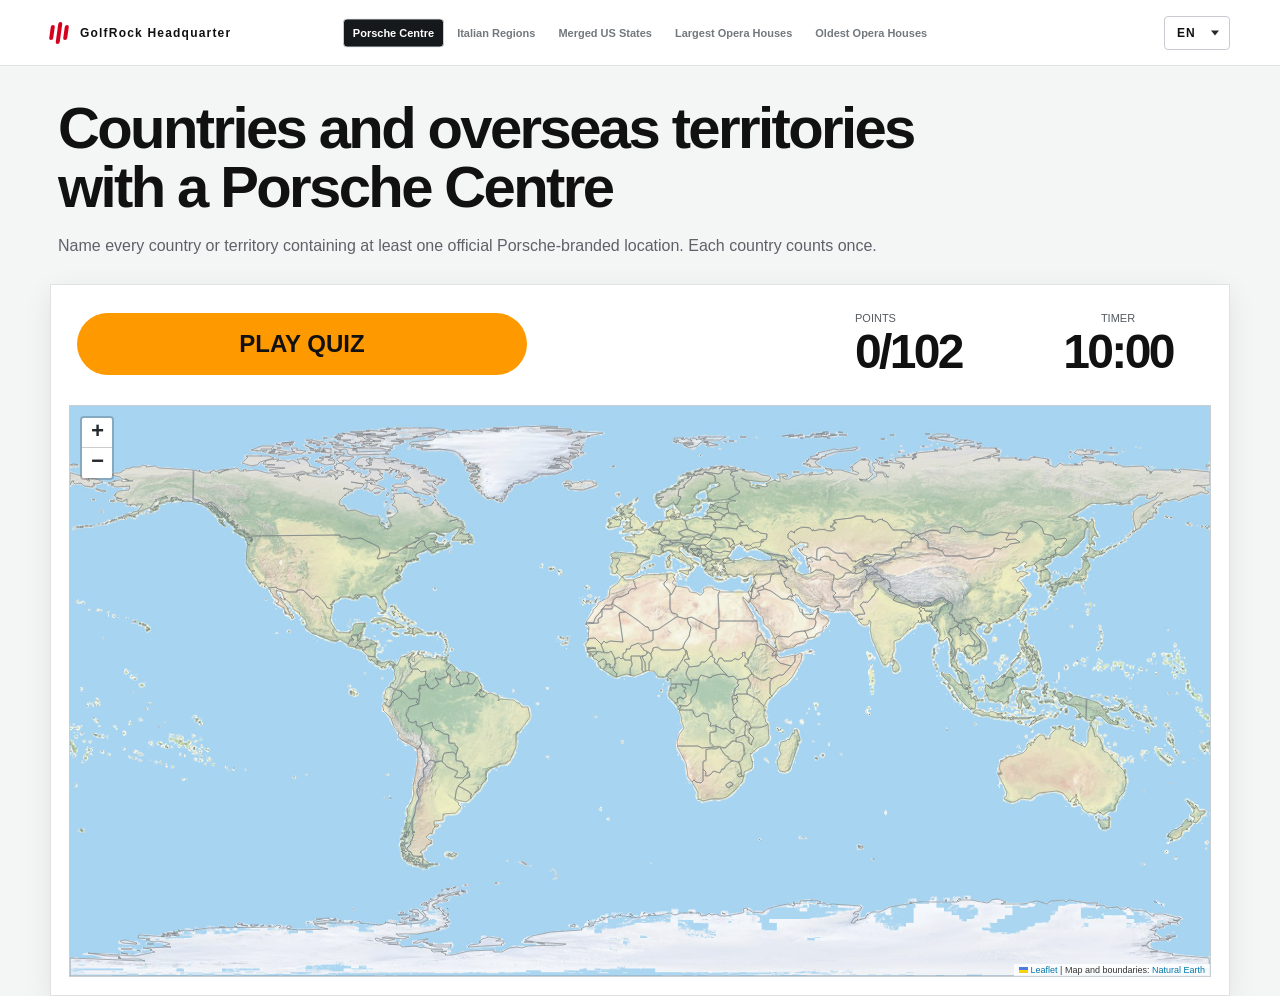
<file: index.html>
<!doctype html>
<html lang="en">
  <head>
    <meta charset="UTF-8" />
    <meta name="viewport" content="width=device-width, initial-scale=1.0" />
    <meta name="theme-color" content="#ffffff" />
    <meta http-equiv="refresh" content="0; url=./porsche/?lang=en" />
    <title>GolfRock Headquarter</title>
    <script>
      const language = new URLSearchParams(window.location.search).get("lang") === "de" ? "de" : "en";
      window.location.replace(`./porsche/?lang=${language}`);
    </script>
  </head>
  <body>
    <p><a href="./porsche/?lang=en">Open GolfRock Headquarter</a></p>
  </body>
</html>
</file>
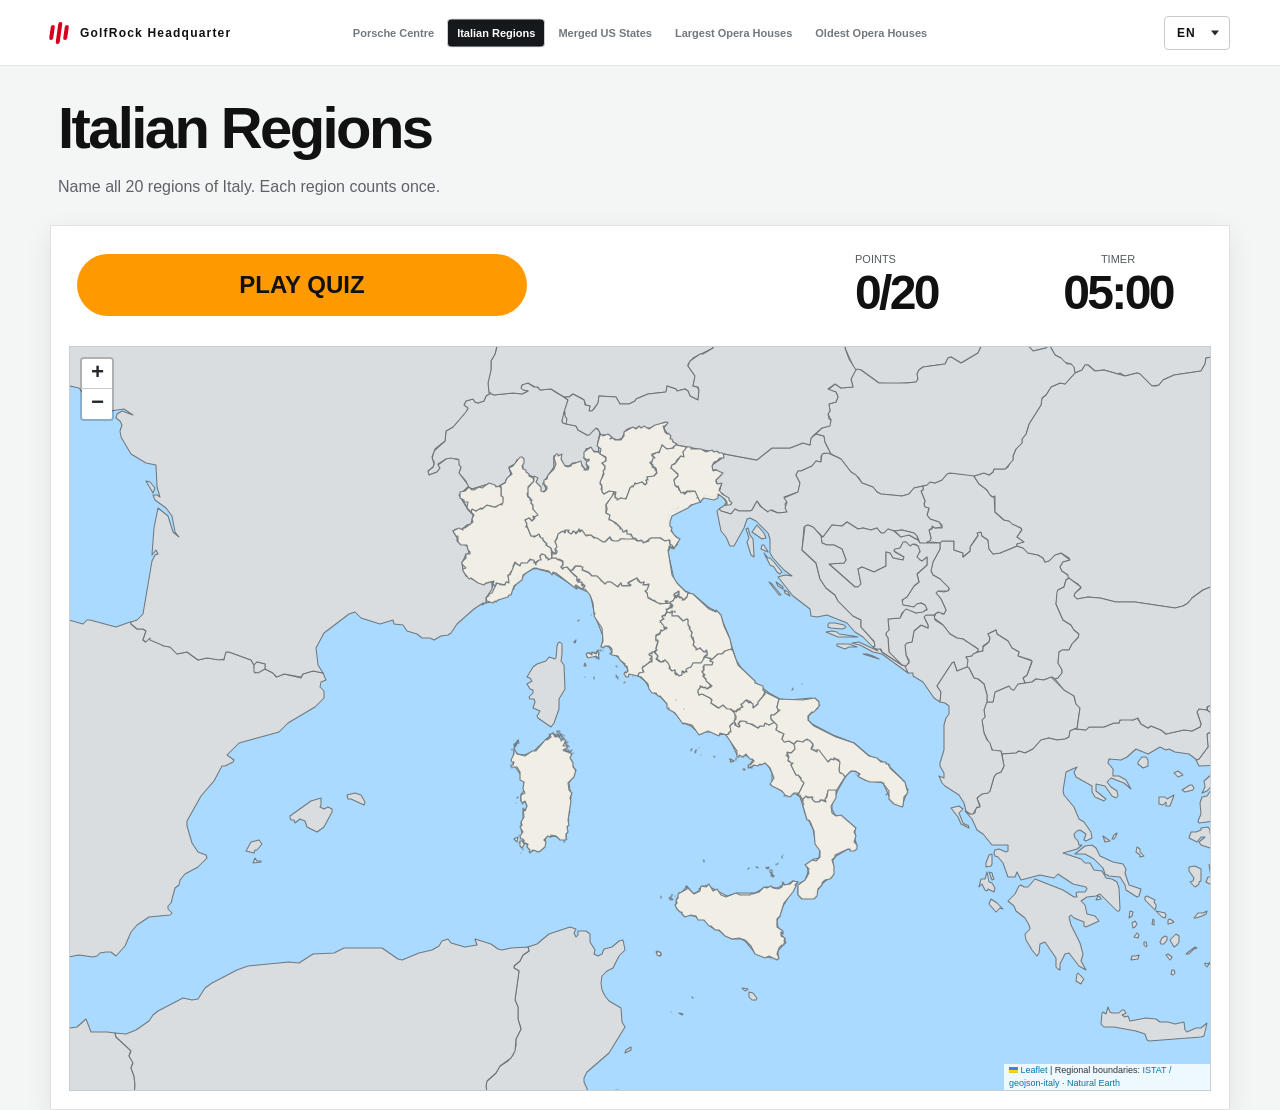
<file: italian-regions/index.html>
<!doctype html>
<html lang="en">
  <head>
    <meta charset="UTF-8" />
    <meta name="viewport" content="width=device-width, initial-scale=1.0" />
    <meta name="theme-color" content="#ffffff" />
    <title>Italian Regions — Map Quiz</title>
    <link rel="stylesheet" href="./assets/leaflet.css" />
    <link rel="stylesheet" href="./styles.css" />
  </head>
  <body class="italian-regions">
    <header class="site-header">
      <a class="brand" href="#quiz" aria-label="GolfRock Headquarter">
        <span class="brand-bars" aria-hidden="true"><i></i><i></i><i></i></span>
        <span>GolfRock Headquarter</span>
      </a>
      <nav class="quiz-selector" id="quiz-selector" aria-label="Quiz selection">
        <a id="porsche-quiz-link" href="../porsche/?lang=en">Porsche Centre</a>
        <a id="italy-quiz-link" class="active" href="../italian-regions/?lang=en" aria-current="page">Italian Regions</a>
        <a id="merged-states-quiz-link" href="../randomly-merged-us-states/?lang=en">Merged US States</a>
        <a id="largest-opera-link" href="../largest-opera-houses/?lang=en">Largest Opera Houses</a>
        <a id="oldest-opera-link" href="../oldest-opera-houses/?lang=en">Oldest Opera Houses</a>
      </nav>
      <div class="language-menu">
        <label class="sr-only" id="language-label" for="language-select">Language</label>
        <select id="language-select" aria-labelledby="language-label">
          <option value="en">EN</option>
          <option value="de">DE</option>
        </select>
      </div>
    </header>

    <main>
      <section class="intro" aria-labelledby="page-title">
        <h1 id="page-title"><span id="title-line-1">Italian Regions</span></h1>
        <p id="intro-text">Name all 20 regions of Italy. Each region counts once.</p>
      </section>

      <section class="quiz" id="quiz" aria-labelledby="page-title">
        <div class="game-controls">
          <div class="interaction-area">
            <button class="start-button" id="start-button" type="button" disabled>
              <span id="start-button-label">LOADING MAP…</span>
            </button>

            <form id="answer-form" class="answer-form" autocomplete="off" hidden>
              <label id="answer-label" for="answer-input">Enter Regions:</label>
              <input
                id="answer-input"
                name="answer"
                type="text"
                spellcheck="false"
                autocapitalize="words"
                aria-describedby="answer-help"
                disabled
              />
              <span class="sr-only" id="answer-help">
                Correct region names are accepted automatically. Incorrect answers receive no response.
              </span>
            </form>
          </div>

          <div class="counter score-counter" aria-live="polite" aria-atomic="true">
            <span id="score-label">POINTS</span>
            <strong id="score">0/20</strong>
          </div>

          <div class="counter timer-counter">
            <span id="timer-label">TIMER</span>
            <div class="timer-display">
              <button class="pause-button" id="pause-button" type="button" aria-label="Pause" title="Pause" hidden disabled>
                <span class="pause-icon" aria-hidden="true"><span></span><span></span></span>
                <span class="play-icon" aria-hidden="true"></span>
              </button>
              <strong id="timer">05:00</strong>
            </div>
            <button class="give-up-button" id="give-up-button" type="button" hidden disabled>
              Give up
            </button>
          </div>
        </div>

        <div class="map-frame italy-map-frame">
          <div
            id="world-map"
            role="img"
            aria-label="Map of Italy divided into its 20 regions. Correct answers are highlighted."
          ></div>
          <div class="map-loading" id="map-loading">Loading Italy map…</div>
          <div class="pause-overlay" id="pause-overlay" aria-hidden="true">
            <span id="pause-message">Pause</span>
          </div>
        </div>

        <div class="completion-bar" id="completion-bar" hidden>
          <p id="completion-message"></p>
          <button id="restart-button" type="button">Play again</button>
        </div>
      </section>
    </main>

    <script src="./assets/leaflet.js"></script>
    <script src="./app.js" type="module"></script>
  </body>
</html>
</file>
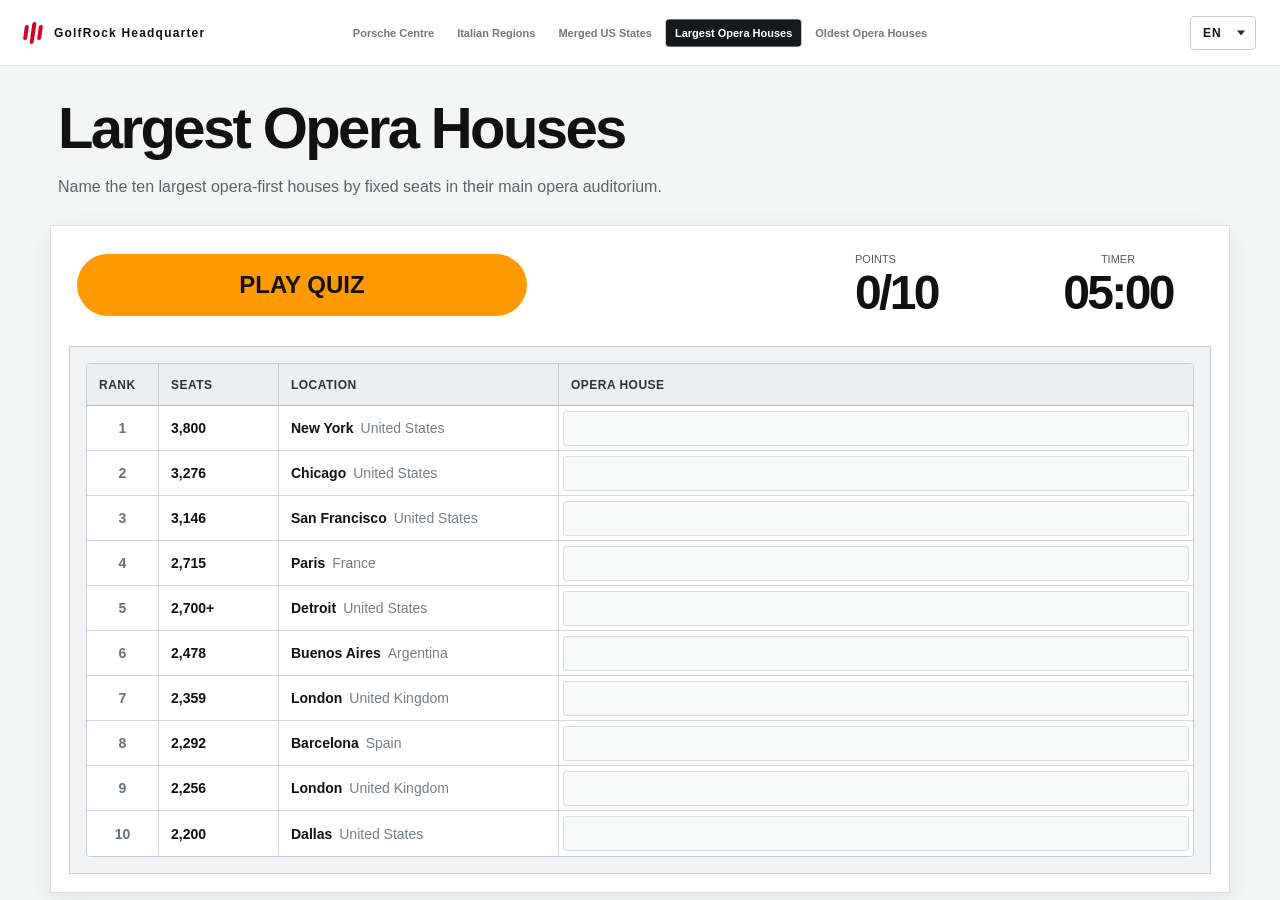
<file: largest-opera-houses/index.html>
<!doctype html>
<html lang="en">
  <head>
    <meta charset="UTF-8" />
    <meta name="viewport" content="width=device-width, initial-scale=1.0" />
    <meta name="theme-color" content="#ffffff" />
    <title>Largest Opera Houses — Quiz</title>
    <link rel="stylesheet" href="./styles.css" />
  </head>
  <body data-quiz="largest">
    <header class="site-header">
      <a class="brand" href="#quiz" aria-label="GolfRock Headquarter">
        <span class="brand-bars" aria-hidden="true"><i></i><i></i><i></i></span>
        <span>GolfRock Headquarter</span>
      </a>
      <nav class="quiz-selector" id="quiz-selector" aria-label="Quiz selection">
        <a id="porsche-quiz-link" href="../porsche/?lang=en">Porsche Centre</a>
        <a id="italy-quiz-link" href="../italian-regions/?lang=en">Italian Regions</a>
        <a id="merged-states-quiz-link" href="../randomly-merged-us-states/?lang=en">Merged US States</a>
        <a id="largest-opera-link" class="active" href="../largest-opera-houses/?lang=en" aria-current="page">Largest Opera Houses</a>
        <a id="oldest-opera-link" href="../oldest-opera-houses/?lang=en">Oldest Opera Houses</a>
      </nav>
      <div class="language-menu">
        <label class="sr-only" id="language-label" for="language-select">Language</label>
        <select id="language-select" aria-labelledby="language-label">
          <option value="en">EN</option>
          <option value="de">DE</option>
        </select>
      </div>
    </header>

    <main>
      <section class="intro" aria-labelledby="page-title">
        <h1 id="page-title">Largest Opera Houses</h1>
        <p id="intro-text">Name the ten largest opera-first houses by fixed seats in their main opera auditorium.</p>
      </section>

      <section class="quiz" id="quiz" aria-labelledby="page-title">
        <div class="game-controls">
          <div class="interaction-area">
            <button class="start-button" id="start-button" type="button" disabled>
              <span id="start-button-label">LOADING QUIZ…</span>
            </button>

            <form id="answer-form" class="answer-form" autocomplete="off" hidden>
              <label id="answer-label" for="answer-input">Enter Opera Houses:</label>
              <input id="answer-input" name="answer" type="text" spellcheck="false" autocapitalize="words" aria-describedby="answer-help" disabled />
              <span class="sr-only" id="answer-help">Correct opera-house names are accepted automatically. Incorrect or repeated answers receive no response.</span>
            </form>
          </div>

          <div class="counter score-counter" aria-live="polite" aria-atomic="true">
            <span id="score-label">POINTS</span>
            <strong id="score">0/10</strong>
          </div>

          <div class="counter timer-counter">
            <span id="timer-label">TIMER</span>
            <div class="timer-display">
              <button class="pause-button" id="pause-button" type="button" aria-label="Pause" title="Pause" hidden disabled>
                <span class="pause-icon" aria-hidden="true"><span></span><span></span></span>
                <span class="play-icon" aria-hidden="true"></span>
              </button>
              <strong id="timer">05:00</strong>
            </div>
            <button class="give-up-button" id="give-up-button" type="button" hidden disabled>Give up</button>
          </div>
        </div>

        <div class="quiz-surface">
          <div class="answer-board" id="answer-board" aria-label="Largest opera houses answer table"></div>
          <div class="board-loading" id="board-loading">Loading quiz…</div>
          <div class="pause-overlay" id="pause-overlay" aria-hidden="true"><span id="pause-message">Pause</span></div>
        </div>

        <div class="completion-bar" id="completion-bar" hidden>
          <p id="completion-message"></p>
          <button id="restart-button" type="button">Play again</button>
        </div>
      </section>
    </main>

    <script src="./app.js" type="module"></script>
  </body>
</html>
</file>
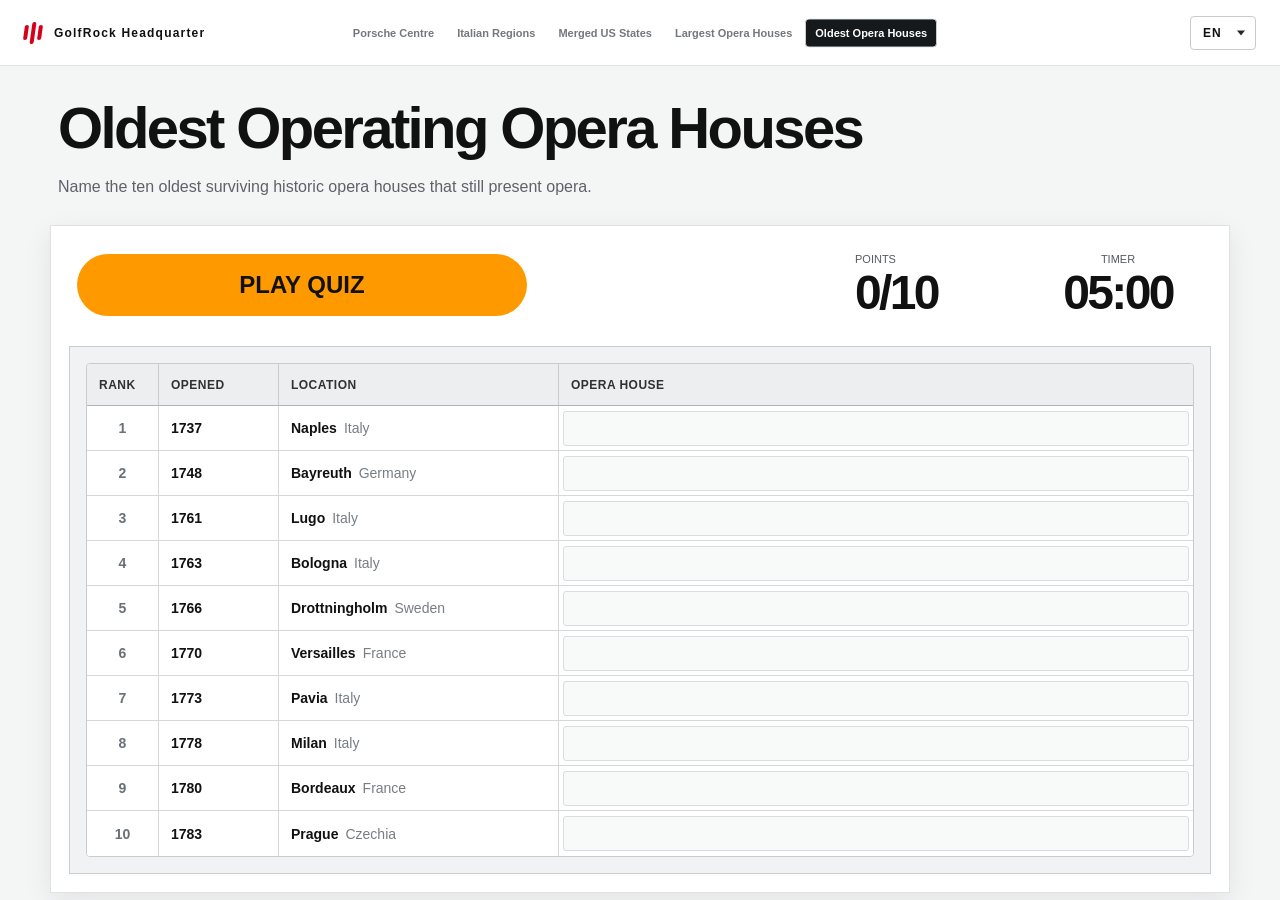
<file: oldest-opera-houses/index.html>
<!doctype html>
<html lang="en">
  <head>
    <meta charset="UTF-8" />
    <meta name="viewport" content="width=device-width, initial-scale=1.0" />
    <meta name="theme-color" content="#ffffff" />
    <title>Oldest Opera Houses — Quiz</title>
    <link rel="stylesheet" href="./styles.css" />
  </head>
  <body data-quiz="oldest">
    <header class="site-header">
      <a class="brand" href="#quiz" aria-label="GolfRock Headquarter">
        <span class="brand-bars" aria-hidden="true"><i></i><i></i><i></i></span>
        <span>GolfRock Headquarter</span>
      </a>
      <nav class="quiz-selector" id="quiz-selector" aria-label="Quiz selection">
        <a id="porsche-quiz-link" href="../porsche/?lang=en">Porsche Centre</a>
        <a id="italy-quiz-link" href="../italian-regions/?lang=en">Italian Regions</a>
        <a id="merged-states-quiz-link" href="../randomly-merged-us-states/?lang=en">Merged US States</a>
        <a id="largest-opera-link" href="../largest-opera-houses/?lang=en">Largest Opera Houses</a>
        <a id="oldest-opera-link" class="active" href="../oldest-opera-houses/?lang=en" aria-current="page">Oldest Opera Houses</a>
      </nav>
      <div class="language-menu">
        <label class="sr-only" id="language-label" for="language-select">Language</label>
        <select id="language-select" aria-labelledby="language-label">
          <option value="en">EN</option>
          <option value="de">DE</option>
        </select>
      </div>
    </header>

    <main>
      <section class="intro" aria-labelledby="page-title">
        <h1 id="page-title">Oldest Operating Opera Houses</h1>
        <p id="intro-text">Name the ten oldest surviving historic opera houses that still present opera.</p>
      </section>

      <section class="quiz" id="quiz" aria-labelledby="page-title">
        <div class="game-controls">
          <div class="interaction-area">
            <button class="start-button" id="start-button" type="button" disabled>
              <span id="start-button-label">LOADING QUIZ…</span>
            </button>

            <form id="answer-form" class="answer-form" autocomplete="off" hidden>
              <label id="answer-label" for="answer-input">Enter Opera Houses:</label>
              <input id="answer-input" name="answer" type="text" spellcheck="false" autocapitalize="words" aria-describedby="answer-help" disabled />
              <span class="sr-only" id="answer-help">Correct opera-house names are accepted automatically. Incorrect or repeated answers receive no response.</span>
            </form>
          </div>

          <div class="counter score-counter" aria-live="polite" aria-atomic="true">
            <span id="score-label">POINTS</span>
            <strong id="score">0/10</strong>
          </div>

          <div class="counter timer-counter">
            <span id="timer-label">TIMER</span>
            <div class="timer-display">
              <button class="pause-button" id="pause-button" type="button" aria-label="Pause" title="Pause" hidden disabled>
                <span class="pause-icon" aria-hidden="true"><span></span><span></span></span>
                <span class="play-icon" aria-hidden="true"></span>
              </button>
              <strong id="timer">05:00</strong>
            </div>
            <button class="give-up-button" id="give-up-button" type="button" hidden disabled>Give up</button>
          </div>
        </div>

        <div class="quiz-surface">
          <div class="answer-board" id="answer-board" aria-label="Oldest opera houses answer table"></div>
          <div class="board-loading" id="board-loading">Loading quiz…</div>
          <div class="pause-overlay" id="pause-overlay" aria-hidden="true"><span id="pause-message">Pause</span></div>
        </div>

        <div class="completion-bar" id="completion-bar" hidden>
          <p id="completion-message"></p>
          <button id="restart-button" type="button">Play again</button>
        </div>
      </section>
    </main>

    <script src="./app.js" type="module"></script>
  </body>
</html>
</file>
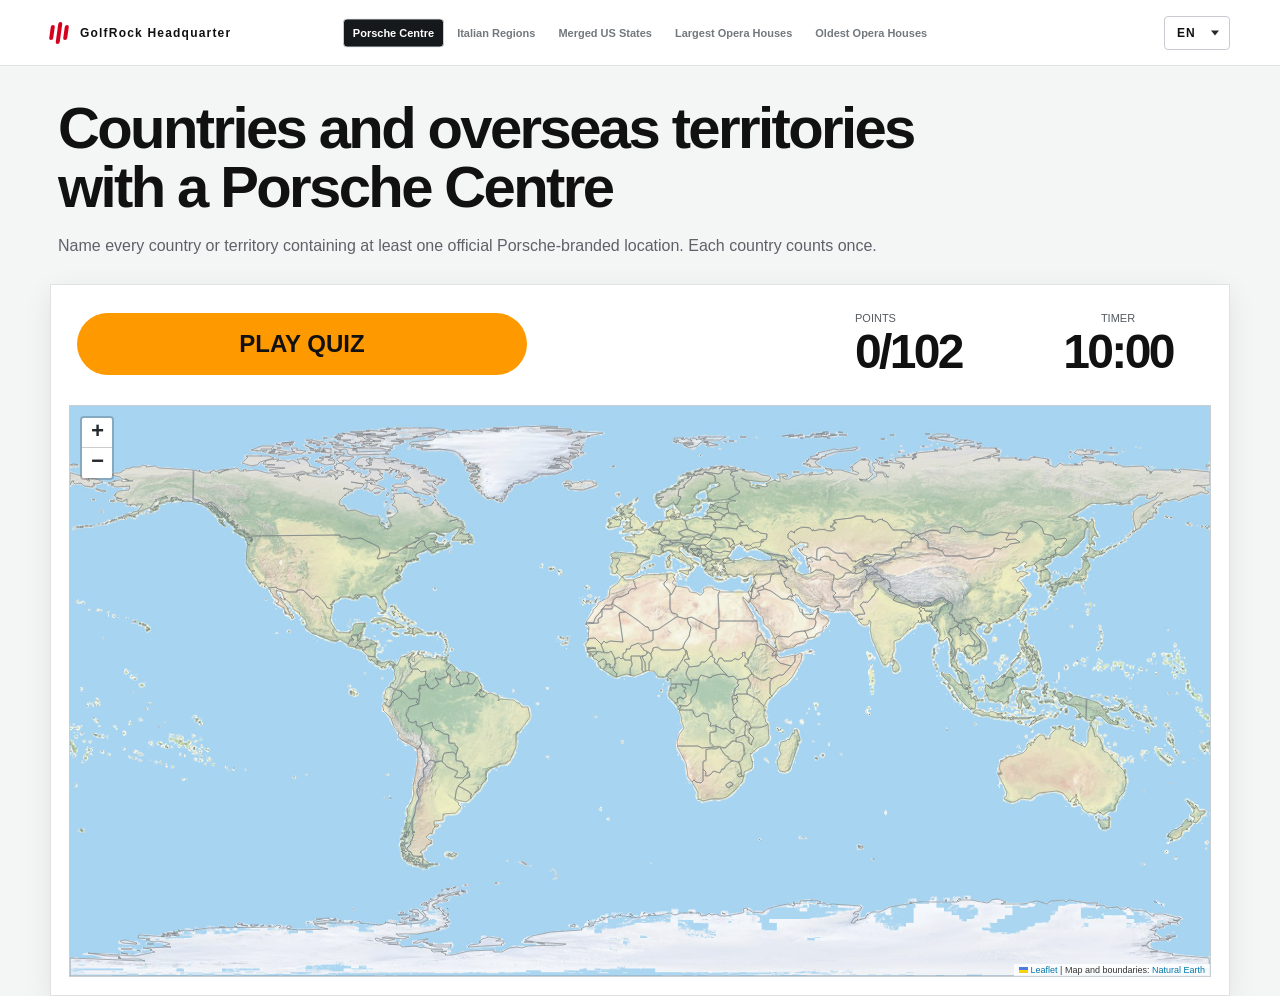
<file: porsche/index.html>
<!doctype html>
<html lang="en">
  <head>
    <meta charset="UTF-8" />
    <meta name="viewport" content="width=device-width, initial-scale=1.0" />
    <meta name="theme-color" content="#ffffff" />
    <title>Countries with a Porsche Centre — World Map Quiz</title>
    <link rel="stylesheet" href="./assets/leaflet.css" />
    <link rel="stylesheet" href="./styles.css" />
  </head>
  <body>
    <header class="site-header">
      <a class="brand" href="#quiz" aria-label="GolfRock Headquarter">
        <span class="brand-bars" aria-hidden="true"><i></i><i></i><i></i></span>
        <span>GolfRock Headquarter</span>
      </a>
      <nav class="quiz-selector" id="quiz-selector" aria-label="Quiz selection">
        <a id="porsche-quiz-link" class="active" href="../porsche/?lang=en" aria-current="page">Porsche Centre</a>
        <a id="italy-quiz-link" href="../italian-regions/?lang=en">Italian Regions</a>
        <a id="merged-states-quiz-link" href="../randomly-merged-us-states/?lang=en">Merged US States</a>
        <a id="largest-opera-link" href="../largest-opera-houses/?lang=en">Largest Opera Houses</a>
        <a id="oldest-opera-link" href="../oldest-opera-houses/?lang=en">Oldest Opera Houses</a>
      </nav>
      <div class="language-menu">
        <label class="sr-only" id="language-label" for="language-select">Language</label>
        <select id="language-select" aria-labelledby="language-label">
          <option value="en">EN</option>
          <option value="de">DE</option>
        </select>
      </div>
    </header>

    <main>
      <section class="intro" aria-labelledby="page-title">
        <h1 id="page-title"><span id="title-line-1">Countries and overseas territories</span><br /><span id="title-line-2">with a Porsche Centre</span></h1>
        <p id="intro-text">
          Name every country or territory containing at least one official
          Porsche-branded location. Each country counts once.
        </p>
      </section>

      <section class="quiz" id="quiz" aria-labelledby="page-title">
        <div class="game-controls">
          <div class="interaction-area">
            <button class="start-button" id="start-button" type="button" disabled>
              <span id="start-button-label">LOADING MAP…</span>
            </button>

            <form id="answer-form" class="answer-form" autocomplete="off" hidden>
              <label id="answer-label" for="answer-input">Enter Countries:</label>
              <input
                id="answer-input"
                name="answer"
                type="text"
                spellcheck="false"
                autocapitalize="words"
                aria-describedby="answer-help"
                disabled
              />
              <span class="sr-only" id="answer-help">
                Correct full country or territory names are accepted automatically.
                Incorrect answers receive no response.
              </span>
            </form>
          </div>

          <div class="counter score-counter" aria-live="polite" aria-atomic="true">
            <span id="score-label">POINTS</span>
            <strong id="score">0/—</strong>
          </div>

          <div class="counter timer-counter">
            <span id="timer-label">TIMER</span>
            <div class="timer-display">
              <button class="pause-button" id="pause-button" type="button" aria-label="Pause" title="Pause" hidden disabled>
                <span class="pause-icon" aria-hidden="true"><span></span><span></span></span>
                <span class="play-icon" aria-hidden="true"></span>
              </button>
              <strong id="timer">10:00</strong>
            </div>
            <button class="give-up-button" id="give-up-button" type="button" hidden disabled>
              Give up
            </button>
          </div>
        </div>

        <div class="map-frame">
          <div
            id="world-map"
            role="img"
            aria-label="World map. Correct answers are highlighted on their country or territory."
          ></div>
          <aside class="europe-inset" id="europe-inset" aria-label="Enlarged map of Europe" hidden>
            <span id="europe-label">EUROPE</span>
            <div id="europe-map"></div>
          </aside>
          <div class="map-loading" id="map-loading">Loading world map…</div>
          <div class="pause-overlay" id="pause-overlay" aria-hidden="true">
            <span id="pause-message">Pause</span>
          </div>
        </div>

        <div class="completion-bar" id="completion-bar" hidden>
          <p id="completion-message"></p>
          <button id="restart-button" type="button">Play again</button>
        </div>
      </section>

    </main>

    <script src="./assets/leaflet.js"></script>
    <script src="./app.js" type="module"></script>
  </body>
</html>
</file>
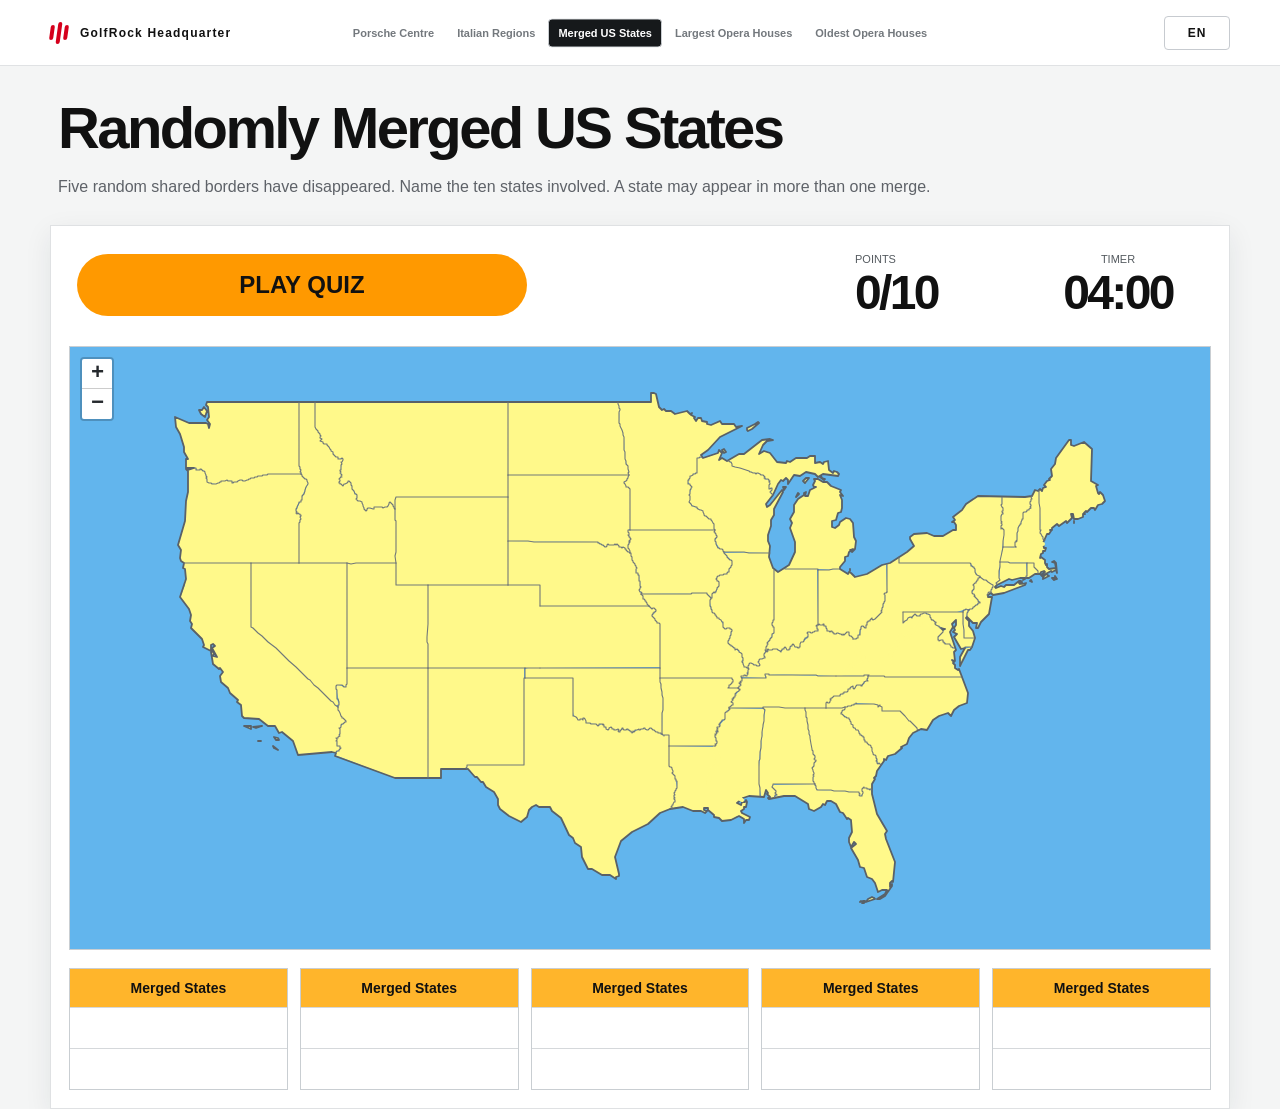
<file: randomly-merged-us-states/index.html>
<!doctype html>
<html lang="en">
  <head>
    <meta charset="UTF-8" />
    <meta name="viewport" content="width=device-width, initial-scale=1.0" />
    <meta name="theme-color" content="#ffffff" />
    <title>Randomly Merged US States — Map Quiz</title>
    <link rel="stylesheet" href="./assets/leaflet.css" />
    <link rel="stylesheet" href="./styles.css" />
  </head>
  <body class="merged-states-quiz">
    <header class="site-header">
      <a class="brand" href="#quiz" aria-label="GolfRock Headquarter">
        <span class="brand-bars" aria-hidden="true"><i></i><i></i><i></i></span>
        <span>GolfRock Headquarter</span>
      </a>
      <nav class="quiz-selector" id="quiz-selector" aria-label="Quiz selection">
        <a href="../porsche/?lang=en">Porsche Centre</a>
        <a href="../italian-regions/?lang=en">Italian Regions</a>
        <a class="active" href="../randomly-merged-us-states/?lang=en" aria-current="page">Merged US States</a>
        <a href="../largest-opera-houses/?lang=en">Largest Opera Houses</a>
        <a href="../oldest-opera-houses/?lang=en">Oldest Opera Houses</a>
      </nav>
      <div class="language-menu">
        <span class="language-static" aria-label="Language: English">EN</span>
      </div>
    </header>

    <main>
      <section class="intro" aria-labelledby="page-title">
        <h1 id="page-title">Randomly Merged US States</h1>
        <p>Five random shared borders have disappeared. Name the ten states involved. A state may appear in more than one merge.</p>
      </section>

      <section class="quiz" id="quiz" aria-labelledby="page-title">
        <div class="game-controls">
          <div class="interaction-area">
            <button class="start-button" id="start-button" type="button" disabled>
              <span id="start-button-label">LOADING MAP…</span>
            </button>

            <form id="answer-form" class="answer-form" autocomplete="off" hidden>
              <label for="answer-input">Enter States:</label>
              <input
                id="answer-input"
                name="answer"
                type="text"
                spellcheck="false"
                autocapitalize="words"
                aria-describedby="answer-help"
                disabled
              />
              <span class="sr-only" id="answer-help">
                Correct state names are accepted automatically. Incorrect answers receive no response.
              </span>
            </form>
          </div>

          <div class="counter score-counter" aria-live="polite" aria-atomic="true">
            <span>POINTS</span>
            <strong id="score">0/10</strong>
          </div>

          <div class="counter timer-counter">
            <span>TIMER</span>
            <div class="timer-display">
              <button class="pause-button" id="pause-button" type="button" aria-label="Pause" title="Pause" hidden disabled>
                <span class="pause-icon" aria-hidden="true"><span></span><span></span></span>
                <span class="play-icon" aria-hidden="true"></span>
              </button>
              <strong id="timer">04:00</strong>
            </div>
            <button class="give-up-button" id="give-up-button" type="button" hidden disabled>Give up</button>
          </div>
        </div>

        <div class="map-frame us-map-frame">
          <div
            id="world-map"
            role="img"
            aria-label="Map of the contiguous United States. Five randomly selected shared state borders are missing."
          ></div>
          <div class="map-loading" id="map-loading">Loading US states map…</div>
          <div class="pause-overlay" id="pause-overlay" aria-hidden="true">
            <span>Pause</span>
          </div>
        </div>

        <div class="merge-grid" id="merge-grid" aria-label="Five merged state pairs"></div>

        <div class="completion-bar" id="completion-bar" hidden>
          <p id="completion-message"></p>
          <button id="restart-button" type="button">Play another map</button>
        </div>
      </section>
    </main>

    <script src="./assets/leaflet.js"></script>
    <script type="module">
      import(`./app.js?v=${Date.now()}`);
    </script>
  </body>
</html>
</file>
<file: italian-regions/assets/leaflet.css>
/* required styles */

.leaflet-pane,
.leaflet-tile,
.leaflet-marker-icon,
.leaflet-marker-shadow,
.leaflet-tile-container,
.leaflet-pane > svg,
.leaflet-pane > canvas,
.leaflet-zoom-box,
.leaflet-image-layer,
.leaflet-layer {
	position: absolute;
	left: 0;
	top: 0;
	}
.leaflet-container {
	overflow: hidden;
	}
.leaflet-tile,
.leaflet-marker-icon,
.leaflet-marker-shadow {
	-webkit-user-select: none;
	   -moz-user-select: none;
	        user-select: none;
	  -webkit-user-drag: none;
	}
/* Prevents IE11 from highlighting tiles in blue */
.leaflet-tile::selection {
	background: transparent;
}
/* Safari renders non-retina tile on retina better with this, but Chrome is worse */
.leaflet-safari .leaflet-tile {
	image-rendering: -webkit-optimize-contrast;
	}
/* hack that prevents hw layers "stretching" when loading new tiles */
.leaflet-safari .leaflet-tile-container {
	width: 1600px;
	height: 1600px;
	-webkit-transform-origin: 0 0;
	}
.leaflet-marker-icon,
.leaflet-marker-shadow {
	display: block;
	}
/* .leaflet-container svg: reset svg max-width decleration shipped in Joomla! (joomla.org) 3.x */
/* .leaflet-container img: map is broken in FF if you have max-width: 100% on tiles */
.leaflet-container .leaflet-overlay-pane svg {
	max-width: none !important;
	max-height: none !important;
	}
.leaflet-container .leaflet-marker-pane img,
.leaflet-container .leaflet-shadow-pane img,
.leaflet-container .leaflet-tile-pane img,
.leaflet-container img.leaflet-image-layer,
.leaflet-container .leaflet-tile {
	max-width: none !important;
	max-height: none !important;
	width: auto;
	padding: 0;
	}

.leaflet-container img.leaflet-tile {
	/* See: https://bugs.chromium.org/p/chromium/issues/detail?id=600120 */
	mix-blend-mode: plus-lighter;
}

.leaflet-container.leaflet-touch-zoom {
	-ms-touch-action: pan-x pan-y;
	touch-action: pan-x pan-y;
	}
.leaflet-container.leaflet-touch-drag {
	-ms-touch-action: pinch-zoom;
	/* Fallback for FF which doesn't support pinch-zoom */
	touch-action: none;
	touch-action: pinch-zoom;
}
.leaflet-container.leaflet-touch-drag.leaflet-touch-zoom {
	-ms-touch-action: none;
	touch-action: none;
}
.leaflet-container {
	-webkit-tap-highlight-color: transparent;
}
.leaflet-container a {
	-webkit-tap-highlight-color: rgba(51, 181, 229, 0.4);
}
.leaflet-tile {
	filter: inherit;
	visibility: hidden;
	}
.leaflet-tile-loaded {
	visibility: inherit;
	}
.leaflet-zoom-box {
	width: 0;
	height: 0;
	-moz-box-sizing: border-box;
	     box-sizing: border-box;
	z-index: 800;
	}
/* workaround for https://bugzilla.mozilla.org/show_bug.cgi?id=888319 */
.leaflet-overlay-pane svg {
	-moz-user-select: none;
	}

.leaflet-pane         { z-index: 400; }

.leaflet-tile-pane    { z-index: 200; }
.leaflet-overlay-pane { z-index: 400; }
.leaflet-shadow-pane  { z-index: 500; }
.leaflet-marker-pane  { z-index: 600; }
.leaflet-tooltip-pane   { z-index: 650; }
.leaflet-popup-pane   { z-index: 700; }

.leaflet-map-pane canvas { z-index: 100; }
.leaflet-map-pane svg    { z-index: 200; }

.leaflet-vml-shape {
	width: 1px;
	height: 1px;
	}
.lvml {
	behavior: url(#default#VML);
	display: inline-block;
	position: absolute;
	}


/* control positioning */

.leaflet-control {
	position: relative;
	z-index: 800;
	pointer-events: visiblePainted; /* IE 9-10 doesn't have auto */
	pointer-events: auto;
	}
.leaflet-top,
.leaflet-bottom {
	position: absolute;
	z-index: 1000;
	pointer-events: none;
	}
.leaflet-top {
	top: 0;
	}
.leaflet-right {
	right: 0;
	}
.leaflet-bottom {
	bottom: 0;
	}
.leaflet-left {
	left: 0;
	}
.leaflet-control {
	float: left;
	clear: both;
	}
.leaflet-right .leaflet-control {
	float: right;
	}
.leaflet-top .leaflet-control {
	margin-top: 10px;
	}
.leaflet-bottom .leaflet-control {
	margin-bottom: 10px;
	}
.leaflet-left .leaflet-control {
	margin-left: 10px;
	}
.leaflet-right .leaflet-control {
	margin-right: 10px;
	}


/* zoom and fade animations */

.leaflet-fade-anim .leaflet-popup {
	opacity: 0;
	-webkit-transition: opacity 0.2s linear;
	   -moz-transition: opacity 0.2s linear;
	        transition: opacity 0.2s linear;
	}
.leaflet-fade-anim .leaflet-map-pane .leaflet-popup {
	opacity: 1;
	}
.leaflet-zoom-animated {
	-webkit-transform-origin: 0 0;
	    -ms-transform-origin: 0 0;
	        transform-origin: 0 0;
	}
svg.leaflet-zoom-animated {
	will-change: transform;
}

.leaflet-zoom-anim .leaflet-zoom-animated {
	-webkit-transition: -webkit-transform 0.25s cubic-bezier(0,0,0.25,1);
	   -moz-transition:    -moz-transform 0.25s cubic-bezier(0,0,0.25,1);
	        transition:         transform 0.25s cubic-bezier(0,0,0.25,1);
	}
.leaflet-zoom-anim .leaflet-tile,
.leaflet-pan-anim .leaflet-tile {
	-webkit-transition: none;
	   -moz-transition: none;
	        transition: none;
	}

.leaflet-zoom-anim .leaflet-zoom-hide {
	visibility: hidden;
	}


/* cursors */

.leaflet-interactive {
	cursor: pointer;
	}
.leaflet-grab {
	cursor: -webkit-grab;
	cursor:    -moz-grab;
	cursor:         grab;
	}
.leaflet-crosshair,
.leaflet-crosshair .leaflet-interactive {
	cursor: crosshair;
	}
.leaflet-popup-pane,
.leaflet-control {
	cursor: auto;
	}
.leaflet-dragging .leaflet-grab,
.leaflet-dragging .leaflet-grab .leaflet-interactive,
.leaflet-dragging .leaflet-marker-draggable {
	cursor: move;
	cursor: -webkit-grabbing;
	cursor:    -moz-grabbing;
	cursor:         grabbing;
	}

/* marker & overlays interactivity */
.leaflet-marker-icon,
.leaflet-marker-shadow,
.leaflet-image-layer,
.leaflet-pane > svg path,
.leaflet-tile-container {
	pointer-events: none;
	}

.leaflet-marker-icon.leaflet-interactive,
.leaflet-image-layer.leaflet-interactive,
.leaflet-pane > svg path.leaflet-interactive,
svg.leaflet-image-layer.leaflet-interactive path {
	pointer-events: visiblePainted; /* IE 9-10 doesn't have auto */
	pointer-events: auto;
	}

/* visual tweaks */

.leaflet-container {
	background: #ddd;
	outline-offset: 1px;
	}
.leaflet-container a {
	color: #0078A8;
	}
.leaflet-zoom-box {
	border: 2px dotted #38f;
	background: rgba(255,255,255,0.5);
	}


/* general typography */
.leaflet-container {
	font-family: "Helvetica Neue", Arial, Helvetica, sans-serif;
	font-size: 12px;
	font-size: 0.75rem;
	line-height: 1.5;
	}


/* general toolbar styles */

.leaflet-bar {
	box-shadow: 0 1px 5px rgba(0,0,0,0.65);
	border-radius: 4px;
	}
.leaflet-bar a {
	background-color: #fff;
	border-bottom: 1px solid #ccc;
	width: 26px;
	height: 26px;
	line-height: 26px;
	display: block;
	text-align: center;
	text-decoration: none;
	color: black;
	}
.leaflet-bar a,
.leaflet-control-layers-toggle {
	background-position: 50% 50%;
	background-repeat: no-repeat;
	display: block;
	}
.leaflet-bar a:hover,
.leaflet-bar a:focus {
	background-color: #f4f4f4;
	}
.leaflet-bar a:first-child {
	border-top-left-radius: 4px;
	border-top-right-radius: 4px;
	}
.leaflet-bar a:last-child {
	border-bottom-left-radius: 4px;
	border-bottom-right-radius: 4px;
	border-bottom: none;
	}
.leaflet-bar a.leaflet-disabled {
	cursor: default;
	background-color: #f4f4f4;
	color: #bbb;
	}

.leaflet-touch .leaflet-bar a {
	width: 30px;
	height: 30px;
	line-height: 30px;
	}
.leaflet-touch .leaflet-bar a:first-child {
	border-top-left-radius: 2px;
	border-top-right-radius: 2px;
	}
.leaflet-touch .leaflet-bar a:last-child {
	border-bottom-left-radius: 2px;
	border-bottom-right-radius: 2px;
	}

/* zoom control */

.leaflet-control-zoom-in,
.leaflet-control-zoom-out {
	font: bold 18px 'Lucida Console', Monaco, monospace;
	text-indent: 1px;
	}

.leaflet-touch .leaflet-control-zoom-in, .leaflet-touch .leaflet-control-zoom-out  {
	font-size: 22px;
	}


/* layers control */

.leaflet-control-layers {
	box-shadow: 0 1px 5px rgba(0,0,0,0.4);
	background: #fff;
	border-radius: 5px;
	}
.leaflet-control-layers-toggle {
	background-image: url(images/layers.png);
	width: 36px;
	height: 36px;
	}
.leaflet-retina .leaflet-control-layers-toggle {
	background-image: url(images/layers-2x.png);
	background-size: 26px 26px;
	}
.leaflet-touch .leaflet-control-layers-toggle {
	width: 44px;
	height: 44px;
	}
.leaflet-control-layers .leaflet-control-layers-list,
.leaflet-control-layers-expanded .leaflet-control-layers-toggle {
	display: none;
	}
.leaflet-control-layers-expanded .leaflet-control-layers-list {
	display: block;
	position: relative;
	}
.leaflet-control-layers-expanded {
	padding: 6px 10px 6px 6px;
	color: #333;
	background: #fff;
	}
.leaflet-control-layers-scrollbar {
	overflow-y: scroll;
	overflow-x: hidden;
	padding-right: 5px;
	}
.leaflet-control-layers-selector {
	margin-top: 2px;
	position: relative;
	top: 1px;
	}
.leaflet-control-layers label {
	display: block;
	font-size: 13px;
	font-size: 1.08333em;
	}
.leaflet-control-layers-separator {
	height: 0;
	border-top: 1px solid #ddd;
	margin: 5px -10px 5px -6px;
	}

/* Default icon URLs */
.leaflet-default-icon-path { /* used only in path-guessing heuristic, see L.Icon.Default */
	background-image: url(images/marker-icon.png);
	}


/* attribution and scale controls */

.leaflet-container .leaflet-control-attribution {
	background: #fff;
	background: rgba(255, 255, 255, 0.8);
	margin: 0;
	}
.leaflet-control-attribution,
.leaflet-control-scale-line {
	padding: 0 5px;
	color: #333;
	line-height: 1.4;
	}
.leaflet-control-attribution a {
	text-decoration: none;
	}
.leaflet-control-attribution a:hover,
.leaflet-control-attribution a:focus {
	text-decoration: underline;
	}
.leaflet-attribution-flag {
	display: inline !important;
	vertical-align: baseline !important;
	width: 1em;
	height: 0.6669em;
	}
.leaflet-left .leaflet-control-scale {
	margin-left: 5px;
	}
.leaflet-bottom .leaflet-control-scale {
	margin-bottom: 5px;
	}
.leaflet-control-scale-line {
	border: 2px solid #777;
	border-top: none;
	line-height: 1.1;
	padding: 2px 5px 1px;
	white-space: nowrap;
	-moz-box-sizing: border-box;
	     box-sizing: border-box;
	background: rgba(255, 255, 255, 0.8);
	text-shadow: 1px 1px #fff;
	}
.leaflet-control-scale-line:not(:first-child) {
	border-top: 2px solid #777;
	border-bottom: none;
	margin-top: -2px;
	}
.leaflet-control-scale-line:not(:first-child):not(:last-child) {
	border-bottom: 2px solid #777;
	}

.leaflet-touch .leaflet-control-attribution,
.leaflet-touch .leaflet-control-layers,
.leaflet-touch .leaflet-bar {
	box-shadow: none;
	}
.leaflet-touch .leaflet-control-layers,
.leaflet-touch .leaflet-bar {
	border: 2px solid rgba(0,0,0,0.2);
	background-clip: padding-box;
	}


/* popup */

.leaflet-popup {
	position: absolute;
	text-align: center;
	margin-bottom: 20px;
	}
.leaflet-popup-content-wrapper {
	padding: 1px;
	text-align: left;
	border-radius: 12px;
	}
.leaflet-popup-content {
	margin: 13px 24px 13px 20px;
	line-height: 1.3;
	font-size: 13px;
	font-size: 1.08333em;
	min-height: 1px;
	}
.leaflet-popup-content p {
	margin: 17px 0;
	margin: 1.3em 0;
	}
.leaflet-popup-tip-container {
	width: 40px;
	height: 20px;
	position: absolute;
	left: 50%;
	margin-top: -1px;
	margin-left: -20px;
	overflow: hidden;
	pointer-events: none;
	}
.leaflet-popup-tip {
	width: 17px;
	height: 17px;
	padding: 1px;

	margin: -10px auto 0;
	pointer-events: auto;

	-webkit-transform: rotate(45deg);
	   -moz-transform: rotate(45deg);
	    -ms-transform: rotate(45deg);
	        transform: rotate(45deg);
	}
.leaflet-popup-content-wrapper,
.leaflet-popup-tip {
	background: white;
	color: #333;
	box-shadow: 0 3px 14px rgba(0,0,0,0.4);
	}
.leaflet-container a.leaflet-popup-close-button {
	position: absolute;
	top: 0;
	right: 0;
	border: none;
	text-align: center;
	width: 24px;
	height: 24px;
	font: 16px/24px Tahoma, Verdana, sans-serif;
	color: #757575;
	text-decoration: none;
	background: transparent;
	}
.leaflet-container a.leaflet-popup-close-button:hover,
.leaflet-container a.leaflet-popup-close-button:focus {
	color: #585858;
	}
.leaflet-popup-scrolled {
	overflow: auto;
	}

.leaflet-oldie .leaflet-popup-content-wrapper {
	-ms-zoom: 1;
	}
.leaflet-oldie .leaflet-popup-tip {
	width: 24px;
	margin: 0 auto;

	-ms-filter: "progid:DXImageTransform.Microsoft.Matrix(M11=0.70710678, M12=0.70710678, M21=-0.70710678, M22=0.70710678)";
	filter: progid:DXImageTransform.Microsoft.Matrix(M11=0.70710678, M12=0.70710678, M21=-0.70710678, M22=0.70710678);
	}

.leaflet-oldie .leaflet-control-zoom,
.leaflet-oldie .leaflet-control-layers,
.leaflet-oldie .leaflet-popup-content-wrapper,
.leaflet-oldie .leaflet-popup-tip {
	border: 1px solid #999;
	}


/* div icon */

.leaflet-div-icon {
	background: #fff;
	border: 1px solid #666;
	}


/* Tooltip */
/* Base styles for the element that has a tooltip */
.leaflet-tooltip {
	position: absolute;
	padding: 6px;
	background-color: #fff;
	border: 1px solid #fff;
	border-radius: 3px;
	color: #222;
	white-space: nowrap;
	-webkit-user-select: none;
	-moz-user-select: none;
	-ms-user-select: none;
	user-select: none;
	pointer-events: none;
	box-shadow: 0 1px 3px rgba(0,0,0,0.4);
	}
.leaflet-tooltip.leaflet-interactive {
	cursor: pointer;
	pointer-events: auto;
	}
.leaflet-tooltip-top:before,
.leaflet-tooltip-bottom:before,
.leaflet-tooltip-left:before,
.leaflet-tooltip-right:before {
	position: absolute;
	pointer-events: none;
	border: 6px solid transparent;
	background: transparent;
	content: "";
	}

/* Directions */

.leaflet-tooltip-bottom {
	margin-top: 6px;
}
.leaflet-tooltip-top {
	margin-top: -6px;
}
.leaflet-tooltip-bottom:before,
.leaflet-tooltip-top:before {
	left: 50%;
	margin-left: -6px;
	}
.leaflet-tooltip-top:before {
	bottom: 0;
	margin-bottom: -12px;
	border-top-color: #fff;
	}
.leaflet-tooltip-bottom:before {
	top: 0;
	margin-top: -12px;
	margin-left: -6px;
	border-bottom-color: #fff;
	}
.leaflet-tooltip-left {
	margin-left: -6px;
}
.leaflet-tooltip-right {
	margin-left: 6px;
}
.leaflet-tooltip-left:before,
.leaflet-tooltip-right:before {
	top: 50%;
	margin-top: -6px;
	}
.leaflet-tooltip-left:before {
	right: 0;
	margin-right: -12px;
	border-left-color: #fff;
	}
.leaflet-tooltip-right:before {
	left: 0;
	margin-left: -12px;
	border-right-color: #fff;
	}

/* Printing */

@media print {
	/* Prevent printers from removing background-images of controls. */
	.leaflet-control {
		-webkit-print-color-adjust: exact;
		print-color-adjust: exact;
		}
	}
</file>
<file: italian-regions/styles.css>
:root {
  --ink: #111111;
  --muted: #5e6268;
  --line: #d9dde1;
  --paper: #ffffff;
  --page: #f4f5f5;
  --orange: #ff9900;
  --orange-dark: #e88800;
  --focus: #1167df;
  --found: #df482d;
  --found-border: #a82316;
  --revealed: #f3a45f;
  --revealed-border: #bd6730;
}

* {
  box-sizing: border-box;
}

html {
  scroll-behavior: smooth;
}

body {
  margin: 0;
  color: var(--ink);
  background: var(--page);
  font-family: Arial, Helvetica, sans-serif;
}

button,
input,
select {
  font: inherit;
}

button {
  color: inherit;
}

[hidden] {
  display: none !important;
}

.sr-only {
  position: absolute;
  width: 1px;
  height: 1px;
  padding: 0;
  margin: -1px;
  overflow: hidden;
  clip: rect(0, 0, 0, 0);
  white-space: nowrap;
  border: 0;
}

.site-header {
  position: relative;
  height: 66px;
  padding: 0 max(24px, calc((100vw - 1180px) / 2));
  display: flex;
  align-items: center;
  justify-content: space-between;
  border-bottom: 1px solid #e0e2e4;
  background: #fff;
}

.brand {
  display: inline-flex;
  align-items: center;
  gap: 12px;
  color: var(--ink);
  text-decoration: none;
  font-size: 12px;
  font-weight: 700;
  letter-spacing: .1em;
}

.brand-bars {
  height: 24px;
  display: flex;
  align-items: center;
  gap: 3px;
}

.brand-bars i {
  width: 4px;
  height: 15px;
  display: block;
  border-radius: 4px;
  background: #d5001c;
  transform: skewX(-8deg);
}

.brand-bars i:nth-child(2) {
  height: 22px;
}

.quiz-selector {
  position: absolute;
  left: 50%;
  top: 50%;
  width: min(760px, calc(100% - 440px));
  display: flex;
  align-items: center;
  justify-content: center;
  gap: 3px;
  overflow-x: auto;
  scrollbar-width: none;
  transform: translate(-50%, -50%);
}

.quiz-selector::-webkit-scrollbar {
  display: none;
}

.quiz-selector a {
  flex: 0 0 auto;
  padding: 8px 9px;
  border: 1px solid transparent;
  border-radius: 4px;
  color: #73787d;
  font-size: 11px;
  font-weight: 700;
  line-height: 1;
  text-decoration: none;
  white-space: nowrap;
}

.quiz-selector a:hover {
  color: var(--ink);
  background: #f2f3f4;
}

.quiz-selector a.active {
  border-color: #c9cdd1;
  color: #fff;
  background: #16191b;
}

.quiz-selector a:focus-visible {
  outline: 2px solid var(--focus);
  outline-offset: 2px;
}

.language-menu {
  position: relative;
  display: inline-flex;
  align-items: center;
}

.language-menu::after {
  content: "";
  position: absolute;
  right: 11px;
  top: 50%;
  width: 0;
  height: 0;
  border-top: 5px solid #25292d;
  border-right: 4px solid transparent;
  border-left: 4px solid transparent;
  pointer-events: none;
  transform: translateY(-50%);
}

.language-menu select {
  width: 66px;
  height: 34px;
  padding: 0 30px 0 12px;
  appearance: none;
  border: 1px solid #c7cbd0;
  border-radius: 4px;
  outline: 0;
  color: var(--ink);
  background: #fff;
  font-size: 12px;
  font-weight: 700;
  letter-spacing: .08em;
  cursor: pointer;
}

.language-menu select:focus-visible {
  border-color: var(--focus);
  box-shadow: 0 0 0 2px rgba(17, 103, 223, .18);
}

.source-badge {
  color: #70757a;
  font-size: 10px;
  font-weight: 700;
  letter-spacing: .12em;
}

main,
footer {
  width: min(1180px, calc(100% - 40px));
  margin-inline: auto;
}

.intro {
  padding: 32px 8px 26px;
}

.eyebrow {
  margin: 0 0 10px;
  color: #d5001c !important;
  font-size: 10px !important;
  font-weight: 700;
  letter-spacing: .16em;
}

.intro h1 {
  max-width: 900px;
  margin: 0;
  font-size: clamp(34px, 5vw, 58px);
  line-height: 1.02;
  letter-spacing: -.045em;
}

.intro > p:last-child {
  max-width: none;
  margin: 18px 0 0;
  color: var(--muted);
  font-size: 16px;
  line-height: 1.5;
  white-space: nowrap;
}

.quiz {
  padding: 8px 18px 18px;
  border: 1px solid #dfe1e3;
  background: var(--paper);
  box-shadow: 0 8px 26px rgba(31, 38, 45, .08);
}

.game-controls {
  min-height: 112px;
  display: grid;
  grid-template-columns: minmax(0, 1fr) 150px 170px;
  grid-auto-rows: 78px;
  gap: 28px;
  align-items: start;
  padding: 12px 8px 20px;
}

.interaction-area {
  min-width: 0;
  min-height: 78px;
  display: flex;
  align-items: center;
}

.start-button {
  width: min(450px, 100%);
  height: 62px;
  border: 0;
  border-radius: 999px;
  background: var(--orange);
  font-size: 24px;
  font-weight: 700;
  cursor: pointer;
  transition: background .15s ease, transform .15s ease;
}

.start-button:hover:not(:disabled) {
  background: var(--orange-dark);
  transform: translateY(-1px);
}

.start-button:focus-visible {
  outline: 3px solid rgba(17, 103, 223, .4);
  outline-offset: 3px;
}

.start-button:disabled {
  cursor: wait;
  opacity: .62;
}

.answer-form {
  width: 100%;
}

.answer-form label {
  display: block;
  margin: 0 0 4px;
  font-size: 18px;
  line-height: 1.2;
}

.answer-form input {
  width: 100%;
  height: 50px;
  padding: 0 12px;
  border: 1px solid #b9bdc2;
  border-radius: 5px;
  outline: 0;
  color: var(--ink);
  background: #fff;
  font-size: 18px;
}

.answer-form input:focus {
  border: 2px solid var(--focus);
  box-shadow: 0 0 0 1px rgba(17, 103, 223, .12);
}

.answer-form input:disabled {
  background: #f1f2f3;
}

.counter {
  min-width: 0;
  align-self: start;
  padding-top: 8px;
}

.counter > span {
  display: block;
  margin-bottom: 4px;
  color: #555b60;
  font-size: 11px;
  line-height: 1;
}

.counter strong {
  display: block;
  font-size: 48px;
  line-height: .98;
  letter-spacing: -.055em;
  white-space: nowrap;
}

.timer-counter {
  text-align: center;
}

.timer-display {
  position: relative;
}

.give-up-button {
  display: block;
  width: max-content;
  margin: 4px auto 0;
  padding: 0;
  border: 0;
  border-bottom: 1px solid currentColor;
  background: transparent;
  font-size: 14px;
  line-height: 1.1;
  cursor: pointer;
}

.give-up-button:hover:not(:disabled) {
  color: #d5001c;
}

.give-up-button:disabled {
  cursor: default;
  opacity: .4;
}

.pause-button {
  position: absolute;
  top: 50%;
  left: -12px;
  transform: translateY(-50%);
  width: 30px;
  height: 38px;
  display: inline-grid;
  place-items: center;
  padding: 0;
  border: 1px solid #111;
  border-radius: 3px;
  color: #34393d;
  background: transparent;
  cursor: pointer;
  transition: color .15s ease, background .15s ease, opacity .15s ease;
}

.pause-button:hover:not(:disabled) {
  color: #d5001c;
  background: rgba(0, 0, 0, .05);
}

.pause-button:focus-visible {
  outline: 2px solid var(--focus);
  outline-offset: 2px;
}

.pause-button:disabled {
  cursor: default;
  opacity: .4;
}

.pause-icon {
  display: flex;
  align-items: center;
  gap: 4px;
}

.pause-icon > span {
  display: block;
  width: 4px;
  height: 18px;
  flex: 0 0 4px;
  background: currentColor;
}

.play-icon {
  display: none;
  width: 0;
  height: 0;
  margin-left: 2px;
  border-top: 6px solid transparent;
  border-bottom: 6px solid transparent;
  border-left: 9px solid currentColor;
}

.pause-button.is-paused .pause-icon {
  display: none;
}

.pause-button.is-paused .play-icon {
  display: block;
}

.map-frame {
  position: relative;
  overflow: hidden;
  border: 1px solid #c9ced2;
  background: #aadaff;
}

.map-frame #world-map,
.map-frame .europe-inset {
  filter: blur(0);
}

.map-frame.is-paused #world-map,
.map-frame.is-paused .europe-inset {
  animation: pause-blur-in 1.5s ease-in-out forwards;
  will-change: filter;
}

@keyframes pause-blur-in {
  from { filter: blur(0); }
  to { filter: blur(20px); }
}

.pause-overlay {
  position: absolute;
  inset: 0;
  z-index: 1200;
  display: grid;
  place-items: center;
  visibility: hidden;
  opacity: 0;
  color: #fff;
  background: rgba(26, 31, 35, .2);
  pointer-events: none;
}

.pause-overlay span {
  padding: 10px 22px;
  border: 2px solid rgba(255, 255, 255, .9);
  border-radius: 5px;
  background: rgba(20, 24, 27, .62);
  box-shadow: 0 4px 18px rgba(0, 0, 0, .2);
  font-size: clamp(24px, 4vw, 44px);
  font-weight: 700;
  letter-spacing: .02em;
}

.map-frame.is-paused .pause-overlay {
  visibility: visible;
  pointer-events: auto;
  animation: pause-overlay-in 1.5s ease-in-out forwards;
}

@keyframes pause-overlay-in {
  from { opacity: 0; }
  to { opacity: 1; }
}

#world-map {
  width: 100%;
  height: auto;
  min-height: 0;
  aspect-ratio: 2 / 1;
  background: #aadaff;
}

.map-loading {
  position: absolute;
  inset: 0;
  z-index: 1000;
  display: grid;
  place-items: center;
  color: #3f464b;
  background: #d9edf8;
  font-size: 15px;
  font-weight: 700;
}

.europe-inset {
  position: absolute;
  top: 12px;
  left: 24%;
  z-index: 700;
  width: min(25%, 320px);
  aspect-ratio: 1.58 / 1;
  overflow: hidden;
  border: 3px solid rgba(255,255,255,.96);
  background: #aadaff;
  box-shadow: 0 2px 12px rgba(24, 37, 48, .34);
  pointer-events: none;
}

.quiz-variant-1 .europe-inset {
  top: auto;
  bottom: 12.7%;
  left: 41.25%;
  width: min(17.5%, 224px);
}

.quiz-variant-2 .europe-inset {
  top: auto;
  bottom: 14.1%;
  left: 36.4%;
  width: min(17.5%, 224px);
}

.europe-inset > span {
  position: absolute;
  top: 6px;
  left: 8px;
  z-index: 800;
  padding: 3px 6px;
  border-radius: 2px;
  color: #fff;
  background: rgba(20, 24, 27, .72);
  font-size: 9px;
  font-weight: 700;
  letter-spacing: .12em;
}

#europe-map {
  width: 100%;
  height: 100%;
  background: #aadaff;
}

#europe-map .leaflet-control-container {
  display: none;
}

.leaflet-container {
  font-family: Arial, Helvetica, sans-serif;
}

.leaflet-control-zoom a {
  color: #25292d;
}

.leaflet-control-attribution {
  font-size: 9px;
}

.leaflet-tooltip.country-label {
  padding: 0;
  border: 0;
  border-radius: 0;
  color: #101214;
  background: transparent;
  box-shadow: none;
  font-size: 11px;
  font-weight: 700;
  line-height: 1;
  text-align: center;
  text-shadow:
    -1px -1px 0 rgba(255,255,255,.95),
    1px -1px 0 rgba(255,255,255,.95),
    -1px 1px 0 rgba(255,255,255,.95),
    1px 1px 0 rgba(255,255,255,.95),
    0 0 4px #fff;
  pointer-events: none;
}

.leaflet-tooltip.country-label.revealed {
  padding: 2px 4px;
  border-radius: 4px;
  color: #fff;
  background: #a40000;
  box-shadow: 0 0 0 1px rgba(255,255,255,.65);
  font-size: 9px;
  font-weight: 700;
  line-height: 1.05;
  text-shadow: none;
}

.leaflet-tooltip.country-label::before {
  display: none;
}

.completion-bar {
  min-height: 62px;
  padding: 12px 4px 0;
  display: flex;
  align-items: center;
  justify-content: space-between;
  gap: 20px;
}

.completion-bar p {
  margin: 0;
  font-size: 15px;
  font-weight: 700;
}

.completion-bar button {
  min-width: 126px;
  height: 38px;
  padding: 0 18px;
  border: 1px solid #16191b;
  border-radius: 999px;
  background: #fff;
  font-weight: 700;
  cursor: pointer;
}

.completion-bar button:hover {
  color: #fff;
  background: #16191b;
}

.quiz-notes {
  display: grid;
  grid-template-columns: 1fr 1fr;
  gap: 36px;
  margin: 28px 0 54px;
  padding: 0 8px;
  color: var(--muted);
  font-size: 13px;
  line-height: 1.55;
}

.quiz-notes p {
  margin: 0;
}

footer {
  min-height: 72px;
  padding: 20px 8px;
  display: flex;
  justify-content: space-between;
  gap: 20px;
  border-top: 1px solid #d7dadd;
  color: #6d7277;
  font-size: 10px;
  font-weight: 700;
  letter-spacing: .07em;
}

@media (max-width: 850px) {
  .brand > span:last-child {
    display: none;
  }

  .quiz-selector {
    width: calc(100% - 180px);
  }

  .quiz-selector a {
    padding-inline: 8px;
    font-size: 10px;
  }

  .game-controls {
    grid-template-columns: minmax(0, 1fr) 112px 125px;
    gap: 14px;
  }

  .counter strong {
    font-size: 38px;
  }

  .start-button {
    width: min(390px, 100%);
    font-size: 20px;
  }

}

@media (max-width: 600px) {
  .site-header {
    height: auto;
    min-height: 66px;
    padding-inline: 16px;
    flex-wrap: wrap;
    gap: 10px;
    padding-block: 12px;
  }

  .quiz-selector {
    position: static;
    order: 3;
    width: 100%;
    justify-content: flex-start;
    transform: none;
  }

  .brand > span:last-child {
    display: inline;
  }

  .quiz-selector a {
    flex: 0 0 auto;
    padding-block: 9px;
    text-align: center;
  }

  .source-badge {
    display: none;
  }

  main,
  footer {
    width: min(100% - 20px, 1180px);
  }

  .intro {
    padding: 24px 4px 20px;
  }

  .intro h1 {
    font-size: clamp(32px, 11vw, 48px);
  }

  .quiz {
    padding: 6px 8px 10px;
  }

  .game-controls {
    grid-template-columns: 1fr 1fr;
    gap: 10px 20px;
    padding: 12px 4px;
  }

  .interaction-area {
    grid-column: 1 / -1;
  }

  .start-button {
    width: 100%;
  }

  .score-counter {
    text-align: left;
  }

  .timer-counter {
    text-align: right;
  }

  .give-up-button {
    margin-right: 0;
  }

  .quiz-notes {
    grid-template-columns: 1fr;
    gap: 14px;
    margin-bottom: 34px;
  }

  .europe-inset {
    top: 7px;
    left: 24%;
    width: 32%;
    border-width: 2px;
  }

  .quiz-variant-1 .europe-inset {
    top: auto;
    bottom: 14.1%;
    left: 38.8%;
    width: 22.4%;
  }

  .quiz-variant-2 .europe-inset {
    top: auto;
    bottom: 14.1%;
    left: 36.4%;
    width: 22.4%;
  }

  .intro > p:last-child {
    white-space: normal;
  }

  .europe-inset > span {
    display: none;
  }

  footer {
    flex-direction: column;
  }
}

@media (prefers-reduced-motion: reduce) {
  *,
  *::before,
  *::after {
    scroll-behavior: auto !important;
    transition: none !important;
  }
}

/* Italian Regions quiz */

.italian-regions .intro h1 {
  max-width: 1000px;
}

.italian-regions .italy-map-frame {
  background: #aadaff;
}

.italian-regions #world-map {
  width: 100%;
  height: clamp(560px, 58vw, 760px);
  min-height: 0;
  aspect-ratio: auto;
  background: #aadaff;
}

.italian-regions .leaflet-container {
  background: #aadaff;
}

.italian-regions .leaflet-control-attribution {
  max-width: calc(100% - 80px);
  font-size: 9px;
  white-space: normal;
}

.italian-regions .leaflet-tooltip.country-label {
  font-size: 12px;
}

.italian-regions .leaflet-tooltip.country-label.revealed {
  font-size: 10px;
}

@media (max-width: 600px) {
  .italian-regions #world-map {
    height: 440px;
  }

  .italian-regions .leaflet-tooltip.country-label {
    font-size: 9px;
  }

  .italian-regions .leaflet-tooltip.country-label.revealed {
    padding: 2px 3px;
    font-size: 7px;
  }
}
</file>
<file: largest-opera-houses/styles.css>
:root {
  --ink: #111111;
  --muted: #5e6268;
  --line: #d9dde1;
  --paper: #ffffff;
  --page: #f4f5f5;
  --orange: #ff9900;
  --orange-dark: #e88800;
  --focus: #1167df;
  --found: #dcedd8;
  --found-ink: #176b25;
  --revealed: #f6d8d4;
  --revealed-ink: #9f2419;
}

* { box-sizing: border-box; }
html { scroll-behavior: smooth; }
body { margin: 0; color: var(--ink); background: var(--page); font-family: Arial, Helvetica, sans-serif; }
button, input, select { font: inherit; }
button { color: inherit; }
[hidden] { display: none !important; }

.sr-only {
  position: absolute;
  width: 1px;
  height: 1px;
  padding: 0;
  margin: -1px;
  overflow: hidden;
  clip: rect(0, 0, 0, 0);
  white-space: nowrap;
  border: 0;
}

.site-header {
  position: relative;
  height: 66px;
  padding: 0 max(24px, calc((100vw - 1320px) / 2));
  display: flex;
  align-items: center;
  justify-content: space-between;
  border-bottom: 1px solid #e0e2e4;
  background: #fff;
}

.brand {
  display: inline-flex;
  align-items: center;
  gap: 12px;
  color: var(--ink);
  text-decoration: none;
  font-size: 12px;
  font-weight: 700;
  letter-spacing: .1em;
  white-space: nowrap;
}

.brand-bars { height: 24px; display: flex; align-items: center; gap: 3px; }
.brand-bars i { width: 4px; height: 15px; display: block; border-radius: 4px; background: #d5001c; transform: skewX(-8deg); }
.brand-bars i:nth-child(2) { height: 22px; }

.quiz-selector {
  position: absolute;
  left: 50%;
  top: 50%;
  width: min(760px, calc(100% - 440px));
  display: flex;
  align-items: center;
  justify-content: center;
  gap: 3px;
  overflow-x: auto;
  scrollbar-width: none;
  transform: translate(-50%, -50%);
}

.quiz-selector::-webkit-scrollbar { display: none; }
.quiz-selector a {
  flex: 0 0 auto;
  padding: 8px 9px;
  border: 1px solid transparent;
  border-radius: 4px;
  color: #73787d;
  font-size: 11px;
  font-weight: 700;
  line-height: 1;
  text-decoration: none;
  white-space: nowrap;
}
.quiz-selector a:hover { color: var(--ink); background: #f2f3f4; }
.quiz-selector a.active { border-color: #c9cdd1; color: #fff; background: #16191b; }
.quiz-selector a:focus-visible { outline: 2px solid var(--focus); outline-offset: 2px; }

.language-menu { position: relative; display: inline-flex; align-items: center; }
.language-menu::after {
  content: "";
  position: absolute;
  right: 11px;
  top: 50%;
  width: 0;
  height: 0;
  border-top: 5px solid #25292d;
  border-right: 4px solid transparent;
  border-left: 4px solid transparent;
  pointer-events: none;
  transform: translateY(-50%);
}
.language-menu select {
  width: 66px;
  height: 34px;
  padding: 0 30px 0 12px;
  appearance: none;
  border: 1px solid #c7cbd0;
  border-radius: 4px;
  outline: 0;
  color: var(--ink);
  background: #fff;
  font-size: 12px;
  font-weight: 700;
  letter-spacing: .08em;
  cursor: pointer;
}
.language-menu select:focus-visible { border-color: var(--focus); box-shadow: 0 0 0 2px rgba(17, 103, 223, .18); }

main { width: min(1180px, calc(100% - 40px)); margin-inline: auto; }
.intro { padding: 32px 8px 26px; }
.intro h1 { max-width: 980px; margin: 0; font-size: clamp(34px, 5vw, 58px); line-height: 1.02; letter-spacing: -.045em; }
.intro p { max-width: 920px; margin: 18px 0 0; color: var(--muted); font-size: 16px; line-height: 1.5; }

.quiz { padding: 8px 18px 18px; border: 1px solid #dfe1e3; background: var(--paper); box-shadow: 0 8px 26px rgba(31, 38, 45, .08); }
.game-controls {
  min-height: 112px;
  display: grid;
  grid-template-columns: minmax(0, 1fr) 150px 170px;
  grid-auto-rows: 78px;
  gap: 28px;
  align-items: start;
  padding: 12px 8px 20px;
}
.interaction-area { min-width: 0; min-height: 78px; display: flex; align-items: center; }
.start-button {
  width: min(450px, 100%);
  height: 62px;
  border: 0;
  border-radius: 999px;
  background: var(--orange);
  font-size: 24px;
  font-weight: 700;
  cursor: pointer;
  transition: background .15s ease, transform .15s ease;
}
.start-button:hover:not(:disabled) { background: var(--orange-dark); transform: translateY(-1px); }
.start-button:focus-visible { outline: 3px solid rgba(17, 103, 223, .4); outline-offset: 3px; }
.start-button:disabled { cursor: wait; opacity: .62; }

.answer-form { width: 100%; }
.answer-form label { display: block; margin: 0 0 4px; font-size: 18px; line-height: 1.2; }
.answer-form input {
  width: 100%;
  height: 50px;
  padding: 0 12px;
  border: 1px solid #b9bdc2;
  border-radius: 5px;
  outline: 0;
  color: var(--ink);
  background: #fff;
  font-size: 18px;
}
.answer-form input:focus { border: 2px solid var(--focus); box-shadow: 0 0 0 1px rgba(17, 103, 223, .12); }
.answer-form input:disabled { background: #f1f2f3; }

.counter { min-width: 0; align-self: start; padding-top: 8px; }
.counter > span { display: block; margin-bottom: 4px; color: #555b60; font-size: 11px; line-height: 1; }
.counter strong { display: block; font-size: 48px; line-height: .98; letter-spacing: -.055em; white-space: nowrap; }
.timer-counter { text-align: center; }
.timer-display { position: relative; }
.give-up-button {
  display: block;
  width: max-content;
  margin: 4px auto 0;
  padding: 0;
  border: 0;
  border-bottom: 1px solid currentColor;
  background: transparent;
  font-size: 14px;
  line-height: 1.1;
  cursor: pointer;
}
.give-up-button:hover:not(:disabled) { color: #d5001c; }
.give-up-button:disabled { cursor: default; opacity: .4; }

.pause-button {
  position: absolute;
  top: 50%;
  left: -12px;
  width: 30px;
  height: 38px;
  display: inline-grid;
  place-items: center;
  padding: 0;
  border: 1px solid #111;
  border-radius: 3px;
  color: #34393d;
  background: transparent;
  cursor: pointer;
  transform: translateY(-50%);
  transition: color .15s ease, background .15s ease, opacity .15s ease;
}
.pause-button:hover:not(:disabled) { color: #d5001c; background: rgba(0, 0, 0, .05); }
.pause-button:focus-visible { outline: 2px solid var(--focus); outline-offset: 2px; }
.pause-button:disabled { cursor: default; opacity: .4; }
.pause-icon { display: flex; align-items: center; gap: 4px; }
.pause-icon > span { display: block; width: 4px; height: 18px; flex: 0 0 4px; background: currentColor; }
.play-icon { display: none; width: 0; height: 0; margin-left: 2px; border-top: 6px solid transparent; border-bottom: 6px solid transparent; border-left: 9px solid currentColor; }
.pause-button.is-paused .pause-icon { display: none; }
.pause-button.is-paused .play-icon { display: block; }

.quiz-surface {
  position: relative;
  min-height: 526px;
  overflow: hidden;
  border: 1px solid #c9ced2;
  background: #f0f2f3;
}
.answer-board { min-height: 524px; padding: 16px; background: #f0f2f3; }
.quiz-surface.is-paused .answer-board { animation: pause-blur-in 1.5s ease-in-out forwards; will-change: filter; }
@keyframes pause-blur-in { from { filter: blur(0); } to { filter: blur(20px); } }

.pause-overlay {
  position: absolute;
  inset: 0;
  z-index: 20;
  display: grid;
  place-items: center;
  visibility: hidden;
  opacity: 0;
  color: #fff;
  background: rgba(26, 31, 35, .2);
  pointer-events: none;
}
.pause-overlay span {
  padding: 10px 22px;
  border: 2px solid rgba(255, 255, 255, .9);
  border-radius: 5px;
  background: rgba(20, 24, 27, .62);
  box-shadow: 0 4px 18px rgba(0, 0, 0, .2);
  font-size: clamp(24px, 4vw, 44px);
  font-weight: 700;
}
.quiz-surface.is-paused .pause-overlay { visibility: visible; pointer-events: auto; animation: pause-overlay-in 1.5s ease-in-out forwards; }
@keyframes pause-overlay-in { from { opacity: 0; } to { opacity: 1; } }

.board-loading {
  position: absolute;
  inset: 0;
  z-index: 10;
  display: grid;
  place-items: center;
  color: #3f464b;
  background: #eef0f1;
  font-size: 15px;
  font-weight: 700;
}

.quiz-table {
  width: 100%;
  border-collapse: separate;
  border-spacing: 0;
  table-layout: fixed;
  overflow: hidden;
  border: 1px solid #c8ccd0;
  border-radius: 4px;
  background: #fff;
}
.quiz-table th {
  height: 42px;
  padding: 8px 12px;
  border-right: 1px solid #c8ccd0;
  border-bottom: 1px solid #aeb4b9;
  color: #2d3236;
  background: #eceeef;
  font-size: 12px;
  font-weight: 700;
  letter-spacing: .04em;
  text-align: left;
  text-transform: uppercase;
}
.quiz-table th:last-child { border-right: 0; }
.quiz-table td {
  height: 45px;
  padding: 5px 12px;
  border-right: 1px solid #d5d8db;
  border-bottom: 1px solid #d5d8db;
  background: #fff;
  font-size: 14px;
}
.quiz-table tr:last-child td { border-bottom: 0; }
.quiz-table td:last-child { border-right: 0; }
.rank-column { width: 72px; }
.value-column { width: 120px; }
.location-column { width: 280px; }
.answer-column { width: auto; }
.rank-cell { color: #687078; font-weight: 700; text-align: center; }
.value-cell { font-variant-numeric: tabular-nums; font-weight: 700; }
.location-cell strong, .location-cell span { display: inline; }
.location-cell span { margin-left: 7px; color: #777e84; }
.answer-cell { padding: 4px !important; }
.answer-box {
  width: 100%;
  min-height: 35px;
  display: flex;
  align-items: center;
  padding: 5px 10px;
  border: 1px solid #d9dde0;
  border-radius: 3px;
  color: transparent;
  background: #f8f9f9;
  font-weight: 700;
}
tr.found .answer-box { border-color: #a9cfaa; color: var(--found-ink); background: var(--found); }
tr.revealed .answer-box { border-color: #dfaaa3; color: var(--revealed-ink); background: var(--revealed); }

.completion-bar { min-height: 62px; padding: 12px 4px 0; display: flex; align-items: center; justify-content: space-between; gap: 20px; }
.completion-bar p { margin: 0; font-size: 15px; font-weight: 700; }
.completion-bar button { min-width: 126px; height: 38px; padding: 0 18px; border: 1px solid #16191b; border-radius: 999px; background: #fff; font-weight: 700; cursor: pointer; }
.completion-bar button:hover { color: #fff; background: #16191b; }

@media (max-width: 1000px) {
  .site-header { padding-inline: 16px; }
  .brand > span:last-child { display: none; }
  .quiz-selector { width: calc(100% - 180px); }
  .quiz-selector a { font-size: 10px; padding-inline: 7px; }
}

@media (max-width: 760px) {
  .site-header { height: auto; min-height: 66px; flex-wrap: wrap; gap: 10px; padding-block: 12px; }
  .brand > span:last-child { display: inline; }
  .quiz-selector { position: static; order: 3; width: 100%; justify-content: flex-start; transform: none; }
  .quiz-selector a { padding-block: 9px; }
  main { width: min(100% - 20px, 1180px); }
  .intro { padding: 24px 4px 20px; }
  .intro h1 { font-size: clamp(32px, 11vw, 48px); }
  .quiz { padding: 6px 8px 10px; }
  .game-controls { grid-template-columns: 1fr 1fr; gap: 10px 20px; padding: 12px 4px; }
  .interaction-area { grid-column: 1 / -1; }
  .start-button { width: 100%; font-size: 20px; }
  .score-counter { text-align: left; }
  .timer-counter { text-align: right; }
  .give-up-button { margin-right: 0; }
  .quiz-surface { min-height: 0; overflow-x: auto; }
  .answer-board { min-width: 680px; min-height: 0; padding: 8px; }
  .quiz-table td { font-size: 13px; }
}

@media (max-width: 480px) {
  .brand > span:last-child { display: none; }
  .counter strong { font-size: 40px; }
  .location-column { width: 210px; }
  .answer-column { width: 250px; }
}

@media (prefers-reduced-motion: reduce) {
  *, *::before, *::after { scroll-behavior: auto !important; transition: none !important; }
}
</file>
<file: oldest-opera-houses/styles.css>
:root {
  --ink: #111111;
  --muted: #5e6268;
  --line: #d9dde1;
  --paper: #ffffff;
  --page: #f4f5f5;
  --orange: #ff9900;
  --orange-dark: #e88800;
  --focus: #1167df;
  --found: #dcedd8;
  --found-ink: #176b25;
  --revealed: #f6d8d4;
  --revealed-ink: #9f2419;
}

* { box-sizing: border-box; }
html { scroll-behavior: smooth; }
body { margin: 0; color: var(--ink); background: var(--page); font-family: Arial, Helvetica, sans-serif; }
button, input, select { font: inherit; }
button { color: inherit; }
[hidden] { display: none !important; }

.sr-only {
  position: absolute;
  width: 1px;
  height: 1px;
  padding: 0;
  margin: -1px;
  overflow: hidden;
  clip: rect(0, 0, 0, 0);
  white-space: nowrap;
  border: 0;
}

.site-header {
  position: relative;
  height: 66px;
  padding: 0 max(24px, calc((100vw - 1320px) / 2));
  display: flex;
  align-items: center;
  justify-content: space-between;
  border-bottom: 1px solid #e0e2e4;
  background: #fff;
}

.brand {
  display: inline-flex;
  align-items: center;
  gap: 12px;
  color: var(--ink);
  text-decoration: none;
  font-size: 12px;
  font-weight: 700;
  letter-spacing: .1em;
  white-space: nowrap;
}

.brand-bars { height: 24px; display: flex; align-items: center; gap: 3px; }
.brand-bars i { width: 4px; height: 15px; display: block; border-radius: 4px; background: #d5001c; transform: skewX(-8deg); }
.brand-bars i:nth-child(2) { height: 22px; }

.quiz-selector {
  position: absolute;
  left: 50%;
  top: 50%;
  width: min(760px, calc(100% - 440px));
  display: flex;
  align-items: center;
  justify-content: center;
  gap: 3px;
  overflow-x: auto;
  scrollbar-width: none;
  transform: translate(-50%, -50%);
}

.quiz-selector::-webkit-scrollbar { display: none; }
.quiz-selector a {
  flex: 0 0 auto;
  padding: 8px 9px;
  border: 1px solid transparent;
  border-radius: 4px;
  color: #73787d;
  font-size: 11px;
  font-weight: 700;
  line-height: 1;
  text-decoration: none;
  white-space: nowrap;
}
.quiz-selector a:hover { color: var(--ink); background: #f2f3f4; }
.quiz-selector a.active { border-color: #c9cdd1; color: #fff; background: #16191b; }
.quiz-selector a:focus-visible { outline: 2px solid var(--focus); outline-offset: 2px; }

.language-menu { position: relative; display: inline-flex; align-items: center; }
.language-menu::after {
  content: "";
  position: absolute;
  right: 11px;
  top: 50%;
  width: 0;
  height: 0;
  border-top: 5px solid #25292d;
  border-right: 4px solid transparent;
  border-left: 4px solid transparent;
  pointer-events: none;
  transform: translateY(-50%);
}
.language-menu select {
  width: 66px;
  height: 34px;
  padding: 0 30px 0 12px;
  appearance: none;
  border: 1px solid #c7cbd0;
  border-radius: 4px;
  outline: 0;
  color: var(--ink);
  background: #fff;
  font-size: 12px;
  font-weight: 700;
  letter-spacing: .08em;
  cursor: pointer;
}
.language-menu select:focus-visible { border-color: var(--focus); box-shadow: 0 0 0 2px rgba(17, 103, 223, .18); }

main { width: min(1180px, calc(100% - 40px)); margin-inline: auto; }
.intro { padding: 32px 8px 26px; }
.intro h1 { max-width: 980px; margin: 0; font-size: clamp(34px, 5vw, 58px); line-height: 1.02; letter-spacing: -.045em; }
.intro p { max-width: 920px; margin: 18px 0 0; color: var(--muted); font-size: 16px; line-height: 1.5; }

.quiz { padding: 8px 18px 18px; border: 1px solid #dfe1e3; background: var(--paper); box-shadow: 0 8px 26px rgba(31, 38, 45, .08); }
.game-controls {
  min-height: 112px;
  display: grid;
  grid-template-columns: minmax(0, 1fr) 150px 170px;
  grid-auto-rows: 78px;
  gap: 28px;
  align-items: start;
  padding: 12px 8px 20px;
}
.interaction-area { min-width: 0; min-height: 78px; display: flex; align-items: center; }
.start-button {
  width: min(450px, 100%);
  height: 62px;
  border: 0;
  border-radius: 999px;
  background: var(--orange);
  font-size: 24px;
  font-weight: 700;
  cursor: pointer;
  transition: background .15s ease, transform .15s ease;
}
.start-button:hover:not(:disabled) { background: var(--orange-dark); transform: translateY(-1px); }
.start-button:focus-visible { outline: 3px solid rgba(17, 103, 223, .4); outline-offset: 3px; }
.start-button:disabled { cursor: wait; opacity: .62; }

.answer-form { width: 100%; }
.answer-form label { display: block; margin: 0 0 4px; font-size: 18px; line-height: 1.2; }
.answer-form input {
  width: 100%;
  height: 50px;
  padding: 0 12px;
  border: 1px solid #b9bdc2;
  border-radius: 5px;
  outline: 0;
  color: var(--ink);
  background: #fff;
  font-size: 18px;
}
.answer-form input:focus { border: 2px solid var(--focus); box-shadow: 0 0 0 1px rgba(17, 103, 223, .12); }
.answer-form input:disabled { background: #f1f2f3; }

.counter { min-width: 0; align-self: start; padding-top: 8px; }
.counter > span { display: block; margin-bottom: 4px; color: #555b60; font-size: 11px; line-height: 1; }
.counter strong { display: block; font-size: 48px; line-height: .98; letter-spacing: -.055em; white-space: nowrap; }
.timer-counter { text-align: center; }
.timer-display { position: relative; }
.give-up-button {
  display: block;
  width: max-content;
  margin: 4px auto 0;
  padding: 0;
  border: 0;
  border-bottom: 1px solid currentColor;
  background: transparent;
  font-size: 14px;
  line-height: 1.1;
  cursor: pointer;
}
.give-up-button:hover:not(:disabled) { color: #d5001c; }
.give-up-button:disabled { cursor: default; opacity: .4; }

.pause-button {
  position: absolute;
  top: 50%;
  left: -12px;
  width: 30px;
  height: 38px;
  display: inline-grid;
  place-items: center;
  padding: 0;
  border: 1px solid #111;
  border-radius: 3px;
  color: #34393d;
  background: transparent;
  cursor: pointer;
  transform: translateY(-50%);
  transition: color .15s ease, background .15s ease, opacity .15s ease;
}
.pause-button:hover:not(:disabled) { color: #d5001c; background: rgba(0, 0, 0, .05); }
.pause-button:focus-visible { outline: 2px solid var(--focus); outline-offset: 2px; }
.pause-button:disabled { cursor: default; opacity: .4; }
.pause-icon { display: flex; align-items: center; gap: 4px; }
.pause-icon > span { display: block; width: 4px; height: 18px; flex: 0 0 4px; background: currentColor; }
.play-icon { display: none; width: 0; height: 0; margin-left: 2px; border-top: 6px solid transparent; border-bottom: 6px solid transparent; border-left: 9px solid currentColor; }
.pause-button.is-paused .pause-icon { display: none; }
.pause-button.is-paused .play-icon { display: block; }

.quiz-surface {
  position: relative;
  min-height: 526px;
  overflow: hidden;
  border: 1px solid #c9ced2;
  background: #f0f2f3;
}
.answer-board { min-height: 524px; padding: 16px; background: #f0f2f3; }
.quiz-surface.is-paused .answer-board { animation: pause-blur-in 1.5s ease-in-out forwards; will-change: filter; }
@keyframes pause-blur-in { from { filter: blur(0); } to { filter: blur(20px); } }

.pause-overlay {
  position: absolute;
  inset: 0;
  z-index: 20;
  display: grid;
  place-items: center;
  visibility: hidden;
  opacity: 0;
  color: #fff;
  background: rgba(26, 31, 35, .2);
  pointer-events: none;
}
.pause-overlay span {
  padding: 10px 22px;
  border: 2px solid rgba(255, 255, 255, .9);
  border-radius: 5px;
  background: rgba(20, 24, 27, .62);
  box-shadow: 0 4px 18px rgba(0, 0, 0, .2);
  font-size: clamp(24px, 4vw, 44px);
  font-weight: 700;
}
.quiz-surface.is-paused .pause-overlay { visibility: visible; pointer-events: auto; animation: pause-overlay-in 1.5s ease-in-out forwards; }
@keyframes pause-overlay-in { from { opacity: 0; } to { opacity: 1; } }

.board-loading {
  position: absolute;
  inset: 0;
  z-index: 10;
  display: grid;
  place-items: center;
  color: #3f464b;
  background: #eef0f1;
  font-size: 15px;
  font-weight: 700;
}

.quiz-table {
  width: 100%;
  border-collapse: separate;
  border-spacing: 0;
  table-layout: fixed;
  overflow: hidden;
  border: 1px solid #c8ccd0;
  border-radius: 4px;
  background: #fff;
}
.quiz-table th {
  height: 42px;
  padding: 8px 12px;
  border-right: 1px solid #c8ccd0;
  border-bottom: 1px solid #aeb4b9;
  color: #2d3236;
  background: #eceeef;
  font-size: 12px;
  font-weight: 700;
  letter-spacing: .04em;
  text-align: left;
  text-transform: uppercase;
}
.quiz-table th:last-child { border-right: 0; }
.quiz-table td {
  height: 45px;
  padding: 5px 12px;
  border-right: 1px solid #d5d8db;
  border-bottom: 1px solid #d5d8db;
  background: #fff;
  font-size: 14px;
}
.quiz-table tr:last-child td { border-bottom: 0; }
.quiz-table td:last-child { border-right: 0; }
.rank-column { width: 72px; }
.value-column { width: 120px; }
.location-column { width: 280px; }
.answer-column { width: auto; }
.rank-cell { color: #687078; font-weight: 700; text-align: center; }
.value-cell { font-variant-numeric: tabular-nums; font-weight: 700; }
.location-cell strong, .location-cell span { display: inline; }
.location-cell span { margin-left: 7px; color: #777e84; }
.answer-cell { padding: 4px !important; }
.answer-box {
  width: 100%;
  min-height: 35px;
  display: flex;
  align-items: center;
  padding: 5px 10px;
  border: 1px solid #d9dde0;
  border-radius: 3px;
  color: transparent;
  background: #f8f9f9;
  font-weight: 700;
}
tr.found .answer-box { border-color: #a9cfaa; color: var(--found-ink); background: var(--found); }
tr.revealed .answer-box { border-color: #dfaaa3; color: var(--revealed-ink); background: var(--revealed); }

.completion-bar { min-height: 62px; padding: 12px 4px 0; display: flex; align-items: center; justify-content: space-between; gap: 20px; }
.completion-bar p { margin: 0; font-size: 15px; font-weight: 700; }
.completion-bar button { min-width: 126px; height: 38px; padding: 0 18px; border: 1px solid #16191b; border-radius: 999px; background: #fff; font-weight: 700; cursor: pointer; }
.completion-bar button:hover { color: #fff; background: #16191b; }

@media (max-width: 1000px) {
  .site-header { padding-inline: 16px; }
  .brand > span:last-child { display: none; }
  .quiz-selector { width: calc(100% - 180px); }
  .quiz-selector a { font-size: 10px; padding-inline: 7px; }
}

@media (max-width: 760px) {
  .site-header { height: auto; min-height: 66px; flex-wrap: wrap; gap: 10px; padding-block: 12px; }
  .brand > span:last-child { display: inline; }
  .quiz-selector { position: static; order: 3; width: 100%; justify-content: flex-start; transform: none; }
  .quiz-selector a { padding-block: 9px; }
  main { width: min(100% - 20px, 1180px); }
  .intro { padding: 24px 4px 20px; }
  .intro h1 { font-size: clamp(32px, 11vw, 48px); }
  .quiz { padding: 6px 8px 10px; }
  .game-controls { grid-template-columns: 1fr 1fr; gap: 10px 20px; padding: 12px 4px; }
  .interaction-area { grid-column: 1 / -1; }
  .start-button { width: 100%; font-size: 20px; }
  .score-counter { text-align: left; }
  .timer-counter { text-align: right; }
  .give-up-button { margin-right: 0; }
  .quiz-surface { min-height: 0; overflow-x: auto; }
  .answer-board { min-width: 680px; min-height: 0; padding: 8px; }
  .quiz-table td { font-size: 13px; }
}

@media (max-width: 480px) {
  .brand > span:last-child { display: none; }
  .counter strong { font-size: 40px; }
  .location-column { width: 210px; }
  .answer-column { width: 250px; }
}

@media (prefers-reduced-motion: reduce) {
  *, *::before, *::after { scroll-behavior: auto !important; transition: none !important; }
}
</file>
<file: porsche/assets/leaflet.css>
/* required styles */

.leaflet-pane,
.leaflet-tile,
.leaflet-marker-icon,
.leaflet-marker-shadow,
.leaflet-tile-container,
.leaflet-pane > svg,
.leaflet-pane > canvas,
.leaflet-zoom-box,
.leaflet-image-layer,
.leaflet-layer {
	position: absolute;
	left: 0;
	top: 0;
	}
.leaflet-container {
	overflow: hidden;
	}
.leaflet-tile,
.leaflet-marker-icon,
.leaflet-marker-shadow {
	-webkit-user-select: none;
	   -moz-user-select: none;
	        user-select: none;
	  -webkit-user-drag: none;
	}
/* Prevents IE11 from highlighting tiles in blue */
.leaflet-tile::selection {
	background: transparent;
}
/* Safari renders non-retina tile on retina better with this, but Chrome is worse */
.leaflet-safari .leaflet-tile {
	image-rendering: -webkit-optimize-contrast;
	}
/* hack that prevents hw layers "stretching" when loading new tiles */
.leaflet-safari .leaflet-tile-container {
	width: 1600px;
	height: 1600px;
	-webkit-transform-origin: 0 0;
	}
.leaflet-marker-icon,
.leaflet-marker-shadow {
	display: block;
	}
/* .leaflet-container svg: reset svg max-width decleration shipped in Joomla! (joomla.org) 3.x */
/* .leaflet-container img: map is broken in FF if you have max-width: 100% on tiles */
.leaflet-container .leaflet-overlay-pane svg {
	max-width: none !important;
	max-height: none !important;
	}
.leaflet-container .leaflet-marker-pane img,
.leaflet-container .leaflet-shadow-pane img,
.leaflet-container .leaflet-tile-pane img,
.leaflet-container img.leaflet-image-layer,
.leaflet-container .leaflet-tile {
	max-width: none !important;
	max-height: none !important;
	width: auto;
	padding: 0;
	}

.leaflet-container img.leaflet-tile {
	/* See: https://bugs.chromium.org/p/chromium/issues/detail?id=600120 */
	mix-blend-mode: plus-lighter;
}

.leaflet-container.leaflet-touch-zoom {
	-ms-touch-action: pan-x pan-y;
	touch-action: pan-x pan-y;
	}
.leaflet-container.leaflet-touch-drag {
	-ms-touch-action: pinch-zoom;
	/* Fallback for FF which doesn't support pinch-zoom */
	touch-action: none;
	touch-action: pinch-zoom;
}
.leaflet-container.leaflet-touch-drag.leaflet-touch-zoom {
	-ms-touch-action: none;
	touch-action: none;
}
.leaflet-container {
	-webkit-tap-highlight-color: transparent;
}
.leaflet-container a {
	-webkit-tap-highlight-color: rgba(51, 181, 229, 0.4);
}
.leaflet-tile {
	filter: inherit;
	visibility: hidden;
	}
.leaflet-tile-loaded {
	visibility: inherit;
	}
.leaflet-zoom-box {
	width: 0;
	height: 0;
	-moz-box-sizing: border-box;
	     box-sizing: border-box;
	z-index: 800;
	}
/* workaround for https://bugzilla.mozilla.org/show_bug.cgi?id=888319 */
.leaflet-overlay-pane svg {
	-moz-user-select: none;
	}

.leaflet-pane         { z-index: 400; }

.leaflet-tile-pane    { z-index: 200; }
.leaflet-overlay-pane { z-index: 400; }
.leaflet-shadow-pane  { z-index: 500; }
.leaflet-marker-pane  { z-index: 600; }
.leaflet-tooltip-pane   { z-index: 650; }
.leaflet-popup-pane   { z-index: 700; }

.leaflet-map-pane canvas { z-index: 100; }
.leaflet-map-pane svg    { z-index: 200; }

.leaflet-vml-shape {
	width: 1px;
	height: 1px;
	}
.lvml {
	behavior: url(#default#VML);
	display: inline-block;
	position: absolute;
	}


/* control positioning */

.leaflet-control {
	position: relative;
	z-index: 800;
	pointer-events: visiblePainted; /* IE 9-10 doesn't have auto */
	pointer-events: auto;
	}
.leaflet-top,
.leaflet-bottom {
	position: absolute;
	z-index: 1000;
	pointer-events: none;
	}
.leaflet-top {
	top: 0;
	}
.leaflet-right {
	right: 0;
	}
.leaflet-bottom {
	bottom: 0;
	}
.leaflet-left {
	left: 0;
	}
.leaflet-control {
	float: left;
	clear: both;
	}
.leaflet-right .leaflet-control {
	float: right;
	}
.leaflet-top .leaflet-control {
	margin-top: 10px;
	}
.leaflet-bottom .leaflet-control {
	margin-bottom: 10px;
	}
.leaflet-left .leaflet-control {
	margin-left: 10px;
	}
.leaflet-right .leaflet-control {
	margin-right: 10px;
	}


/* zoom and fade animations */

.leaflet-fade-anim .leaflet-popup {
	opacity: 0;
	-webkit-transition: opacity 0.2s linear;
	   -moz-transition: opacity 0.2s linear;
	        transition: opacity 0.2s linear;
	}
.leaflet-fade-anim .leaflet-map-pane .leaflet-popup {
	opacity: 1;
	}
.leaflet-zoom-animated {
	-webkit-transform-origin: 0 0;
	    -ms-transform-origin: 0 0;
	        transform-origin: 0 0;
	}
svg.leaflet-zoom-animated {
	will-change: transform;
}

.leaflet-zoom-anim .leaflet-zoom-animated {
	-webkit-transition: -webkit-transform 0.25s cubic-bezier(0,0,0.25,1);
	   -moz-transition:    -moz-transform 0.25s cubic-bezier(0,0,0.25,1);
	        transition:         transform 0.25s cubic-bezier(0,0,0.25,1);
	}
.leaflet-zoom-anim .leaflet-tile,
.leaflet-pan-anim .leaflet-tile {
	-webkit-transition: none;
	   -moz-transition: none;
	        transition: none;
	}

.leaflet-zoom-anim .leaflet-zoom-hide {
	visibility: hidden;
	}


/* cursors */

.leaflet-interactive {
	cursor: pointer;
	}
.leaflet-grab {
	cursor: -webkit-grab;
	cursor:    -moz-grab;
	cursor:         grab;
	}
.leaflet-crosshair,
.leaflet-crosshair .leaflet-interactive {
	cursor: crosshair;
	}
.leaflet-popup-pane,
.leaflet-control {
	cursor: auto;
	}
.leaflet-dragging .leaflet-grab,
.leaflet-dragging .leaflet-grab .leaflet-interactive,
.leaflet-dragging .leaflet-marker-draggable {
	cursor: move;
	cursor: -webkit-grabbing;
	cursor:    -moz-grabbing;
	cursor:         grabbing;
	}

/* marker & overlays interactivity */
.leaflet-marker-icon,
.leaflet-marker-shadow,
.leaflet-image-layer,
.leaflet-pane > svg path,
.leaflet-tile-container {
	pointer-events: none;
	}

.leaflet-marker-icon.leaflet-interactive,
.leaflet-image-layer.leaflet-interactive,
.leaflet-pane > svg path.leaflet-interactive,
svg.leaflet-image-layer.leaflet-interactive path {
	pointer-events: visiblePainted; /* IE 9-10 doesn't have auto */
	pointer-events: auto;
	}

/* visual tweaks */

.leaflet-container {
	background: #ddd;
	outline-offset: 1px;
	}
.leaflet-container a {
	color: #0078A8;
	}
.leaflet-zoom-box {
	border: 2px dotted #38f;
	background: rgba(255,255,255,0.5);
	}


/* general typography */
.leaflet-container {
	font-family: "Helvetica Neue", Arial, Helvetica, sans-serif;
	font-size: 12px;
	font-size: 0.75rem;
	line-height: 1.5;
	}


/* general toolbar styles */

.leaflet-bar {
	box-shadow: 0 1px 5px rgba(0,0,0,0.65);
	border-radius: 4px;
	}
.leaflet-bar a {
	background-color: #fff;
	border-bottom: 1px solid #ccc;
	width: 26px;
	height: 26px;
	line-height: 26px;
	display: block;
	text-align: center;
	text-decoration: none;
	color: black;
	}
.leaflet-bar a,
.leaflet-control-layers-toggle {
	background-position: 50% 50%;
	background-repeat: no-repeat;
	display: block;
	}
.leaflet-bar a:hover,
.leaflet-bar a:focus {
	background-color: #f4f4f4;
	}
.leaflet-bar a:first-child {
	border-top-left-radius: 4px;
	border-top-right-radius: 4px;
	}
.leaflet-bar a:last-child {
	border-bottom-left-radius: 4px;
	border-bottom-right-radius: 4px;
	border-bottom: none;
	}
.leaflet-bar a.leaflet-disabled {
	cursor: default;
	background-color: #f4f4f4;
	color: #bbb;
	}

.leaflet-touch .leaflet-bar a {
	width: 30px;
	height: 30px;
	line-height: 30px;
	}
.leaflet-touch .leaflet-bar a:first-child {
	border-top-left-radius: 2px;
	border-top-right-radius: 2px;
	}
.leaflet-touch .leaflet-bar a:last-child {
	border-bottom-left-radius: 2px;
	border-bottom-right-radius: 2px;
	}

/* zoom control */

.leaflet-control-zoom-in,
.leaflet-control-zoom-out {
	font: bold 18px 'Lucida Console', Monaco, monospace;
	text-indent: 1px;
	}

.leaflet-touch .leaflet-control-zoom-in, .leaflet-touch .leaflet-control-zoom-out  {
	font-size: 22px;
	}


/* layers control */

.leaflet-control-layers {
	box-shadow: 0 1px 5px rgba(0,0,0,0.4);
	background: #fff;
	border-radius: 5px;
	}
.leaflet-control-layers-toggle {
	background-image: url(images/layers.png);
	width: 36px;
	height: 36px;
	}
.leaflet-retina .leaflet-control-layers-toggle {
	background-image: url(images/layers-2x.png);
	background-size: 26px 26px;
	}
.leaflet-touch .leaflet-control-layers-toggle {
	width: 44px;
	height: 44px;
	}
.leaflet-control-layers .leaflet-control-layers-list,
.leaflet-control-layers-expanded .leaflet-control-layers-toggle {
	display: none;
	}
.leaflet-control-layers-expanded .leaflet-control-layers-list {
	display: block;
	position: relative;
	}
.leaflet-control-layers-expanded {
	padding: 6px 10px 6px 6px;
	color: #333;
	background: #fff;
	}
.leaflet-control-layers-scrollbar {
	overflow-y: scroll;
	overflow-x: hidden;
	padding-right: 5px;
	}
.leaflet-control-layers-selector {
	margin-top: 2px;
	position: relative;
	top: 1px;
	}
.leaflet-control-layers label {
	display: block;
	font-size: 13px;
	font-size: 1.08333em;
	}
.leaflet-control-layers-separator {
	height: 0;
	border-top: 1px solid #ddd;
	margin: 5px -10px 5px -6px;
	}

/* Default icon URLs */
.leaflet-default-icon-path { /* used only in path-guessing heuristic, see L.Icon.Default */
	background-image: url(images/marker-icon.png);
	}


/* attribution and scale controls */

.leaflet-container .leaflet-control-attribution {
	background: #fff;
	background: rgba(255, 255, 255, 0.8);
	margin: 0;
	}
.leaflet-control-attribution,
.leaflet-control-scale-line {
	padding: 0 5px;
	color: #333;
	line-height: 1.4;
	}
.leaflet-control-attribution a {
	text-decoration: none;
	}
.leaflet-control-attribution a:hover,
.leaflet-control-attribution a:focus {
	text-decoration: underline;
	}
.leaflet-attribution-flag {
	display: inline !important;
	vertical-align: baseline !important;
	width: 1em;
	height: 0.6669em;
	}
.leaflet-left .leaflet-control-scale {
	margin-left: 5px;
	}
.leaflet-bottom .leaflet-control-scale {
	margin-bottom: 5px;
	}
.leaflet-control-scale-line {
	border: 2px solid #777;
	border-top: none;
	line-height: 1.1;
	padding: 2px 5px 1px;
	white-space: nowrap;
	-moz-box-sizing: border-box;
	     box-sizing: border-box;
	background: rgba(255, 255, 255, 0.8);
	text-shadow: 1px 1px #fff;
	}
.leaflet-control-scale-line:not(:first-child) {
	border-top: 2px solid #777;
	border-bottom: none;
	margin-top: -2px;
	}
.leaflet-control-scale-line:not(:first-child):not(:last-child) {
	border-bottom: 2px solid #777;
	}

.leaflet-touch .leaflet-control-attribution,
.leaflet-touch .leaflet-control-layers,
.leaflet-touch .leaflet-bar {
	box-shadow: none;
	}
.leaflet-touch .leaflet-control-layers,
.leaflet-touch .leaflet-bar {
	border: 2px solid rgba(0,0,0,0.2);
	background-clip: padding-box;
	}


/* popup */

.leaflet-popup {
	position: absolute;
	text-align: center;
	margin-bottom: 20px;
	}
.leaflet-popup-content-wrapper {
	padding: 1px;
	text-align: left;
	border-radius: 12px;
	}
.leaflet-popup-content {
	margin: 13px 24px 13px 20px;
	line-height: 1.3;
	font-size: 13px;
	font-size: 1.08333em;
	min-height: 1px;
	}
.leaflet-popup-content p {
	margin: 17px 0;
	margin: 1.3em 0;
	}
.leaflet-popup-tip-container {
	width: 40px;
	height: 20px;
	position: absolute;
	left: 50%;
	margin-top: -1px;
	margin-left: -20px;
	overflow: hidden;
	pointer-events: none;
	}
.leaflet-popup-tip {
	width: 17px;
	height: 17px;
	padding: 1px;

	margin: -10px auto 0;
	pointer-events: auto;

	-webkit-transform: rotate(45deg);
	   -moz-transform: rotate(45deg);
	    -ms-transform: rotate(45deg);
	        transform: rotate(45deg);
	}
.leaflet-popup-content-wrapper,
.leaflet-popup-tip {
	background: white;
	color: #333;
	box-shadow: 0 3px 14px rgba(0,0,0,0.4);
	}
.leaflet-container a.leaflet-popup-close-button {
	position: absolute;
	top: 0;
	right: 0;
	border: none;
	text-align: center;
	width: 24px;
	height: 24px;
	font: 16px/24px Tahoma, Verdana, sans-serif;
	color: #757575;
	text-decoration: none;
	background: transparent;
	}
.leaflet-container a.leaflet-popup-close-button:hover,
.leaflet-container a.leaflet-popup-close-button:focus {
	color: #585858;
	}
.leaflet-popup-scrolled {
	overflow: auto;
	}

.leaflet-oldie .leaflet-popup-content-wrapper {
	-ms-zoom: 1;
	}
.leaflet-oldie .leaflet-popup-tip {
	width: 24px;
	margin: 0 auto;

	-ms-filter: "progid:DXImageTransform.Microsoft.Matrix(M11=0.70710678, M12=0.70710678, M21=-0.70710678, M22=0.70710678)";
	filter: progid:DXImageTransform.Microsoft.Matrix(M11=0.70710678, M12=0.70710678, M21=-0.70710678, M22=0.70710678);
	}

.leaflet-oldie .leaflet-control-zoom,
.leaflet-oldie .leaflet-control-layers,
.leaflet-oldie .leaflet-popup-content-wrapper,
.leaflet-oldie .leaflet-popup-tip {
	border: 1px solid #999;
	}


/* div icon */

.leaflet-div-icon {
	background: #fff;
	border: 1px solid #666;
	}


/* Tooltip */
/* Base styles for the element that has a tooltip */
.leaflet-tooltip {
	position: absolute;
	padding: 6px;
	background-color: #fff;
	border: 1px solid #fff;
	border-radius: 3px;
	color: #222;
	white-space: nowrap;
	-webkit-user-select: none;
	-moz-user-select: none;
	-ms-user-select: none;
	user-select: none;
	pointer-events: none;
	box-shadow: 0 1px 3px rgba(0,0,0,0.4);
	}
.leaflet-tooltip.leaflet-interactive {
	cursor: pointer;
	pointer-events: auto;
	}
.leaflet-tooltip-top:before,
.leaflet-tooltip-bottom:before,
.leaflet-tooltip-left:before,
.leaflet-tooltip-right:before {
	position: absolute;
	pointer-events: none;
	border: 6px solid transparent;
	background: transparent;
	content: "";
	}

/* Directions */

.leaflet-tooltip-bottom {
	margin-top: 6px;
}
.leaflet-tooltip-top {
	margin-top: -6px;
}
.leaflet-tooltip-bottom:before,
.leaflet-tooltip-top:before {
	left: 50%;
	margin-left: -6px;
	}
.leaflet-tooltip-top:before {
	bottom: 0;
	margin-bottom: -12px;
	border-top-color: #fff;
	}
.leaflet-tooltip-bottom:before {
	top: 0;
	margin-top: -12px;
	margin-left: -6px;
	border-bottom-color: #fff;
	}
.leaflet-tooltip-left {
	margin-left: -6px;
}
.leaflet-tooltip-right {
	margin-left: 6px;
}
.leaflet-tooltip-left:before,
.leaflet-tooltip-right:before {
	top: 50%;
	margin-top: -6px;
	}
.leaflet-tooltip-left:before {
	right: 0;
	margin-right: -12px;
	border-left-color: #fff;
	}
.leaflet-tooltip-right:before {
	left: 0;
	margin-left: -12px;
	border-right-color: #fff;
	}

/* Printing */

@media print {
	/* Prevent printers from removing background-images of controls. */
	.leaflet-control {
		-webkit-print-color-adjust: exact;
		print-color-adjust: exact;
		}
	}
</file>
<file: porsche/styles.css>
:root {
  --ink: #111111;
  --muted: #5e6268;
  --line: #d9dde1;
  --paper: #ffffff;
  --page: #f4f5f5;
  --orange: #ff9900;
  --orange-dark: #e88800;
  --focus: #1167df;
  --found: #df482d;
  --found-border: #a82316;
  --revealed: #f3a45f;
  --revealed-border: #bd6730;
}

* {
  box-sizing: border-box;
}

html {
  scroll-behavior: smooth;
}

body {
  margin: 0;
  color: var(--ink);
  background: var(--page);
  font-family: Arial, Helvetica, sans-serif;
}

button,
input,
select {
  font: inherit;
}

button {
  color: inherit;
}

[hidden] {
  display: none !important;
}

.sr-only {
  position: absolute;
  width: 1px;
  height: 1px;
  padding: 0;
  margin: -1px;
  overflow: hidden;
  clip: rect(0, 0, 0, 0);
  white-space: nowrap;
  border: 0;
}

.site-header {
  position: relative;
  height: 66px;
  padding: 0 max(24px, calc((100vw - 1180px) / 2));
  display: flex;
  align-items: center;
  justify-content: space-between;
  border-bottom: 1px solid #e0e2e4;
  background: #fff;
}

.brand {
  display: inline-flex;
  align-items: center;
  gap: 12px;
  color: var(--ink);
  text-decoration: none;
  font-size: 12px;
  font-weight: 700;
  letter-spacing: .1em;
}

.brand-bars {
  height: 24px;
  display: flex;
  align-items: center;
  gap: 3px;
}

.brand-bars i {
  width: 4px;
  height: 15px;
  display: block;
  border-radius: 4px;
  background: #d5001c;
  transform: skewX(-8deg);
}

.brand-bars i:nth-child(2) {
  height: 22px;
}

.quiz-selector {
  position: absolute;
  left: 50%;
  top: 50%;
  width: min(760px, calc(100% - 440px));
  display: flex;
  align-items: center;
  justify-content: center;
  gap: 3px;
  overflow-x: auto;
  scrollbar-width: none;
  transform: translate(-50%, -50%);
}

.quiz-selector::-webkit-scrollbar {
  display: none;
}

.quiz-selector a {
  flex: 0 0 auto;
  padding: 8px 9px;
  border: 1px solid transparent;
  border-radius: 4px;
  color: #73787d;
  font-size: 11px;
  font-weight: 700;
  line-height: 1;
  text-decoration: none;
  white-space: nowrap;
}

.quiz-selector a:hover {
  color: var(--ink);
  background: #f2f3f4;
}

.quiz-selector a.active {
  border-color: #c9cdd1;
  color: #fff;
  background: #16191b;
}

.quiz-selector a:focus-visible {
  outline: 2px solid var(--focus);
  outline-offset: 2px;
}

.language-menu {
  position: relative;
  display: inline-flex;
  align-items: center;
}

.language-menu::after {
  content: "";
  position: absolute;
  right: 11px;
  top: 50%;
  width: 0;
  height: 0;
  border-top: 5px solid #25292d;
  border-right: 4px solid transparent;
  border-left: 4px solid transparent;
  pointer-events: none;
  transform: translateY(-50%);
}

.language-menu select {
  width: 66px;
  height: 34px;
  padding: 0 30px 0 12px;
  appearance: none;
  border: 1px solid #c7cbd0;
  border-radius: 4px;
  outline: 0;
  color: var(--ink);
  background: #fff;
  font-size: 12px;
  font-weight: 700;
  letter-spacing: .08em;
  cursor: pointer;
}

.language-menu select:focus-visible {
  border-color: var(--focus);
  box-shadow: 0 0 0 2px rgba(17, 103, 223, .18);
}

.source-badge {
  color: #70757a;
  font-size: 10px;
  font-weight: 700;
  letter-spacing: .12em;
}

main,
footer {
  width: min(1180px, calc(100% - 40px));
  margin-inline: auto;
}

.intro {
  padding: 32px 8px 26px;
}

.eyebrow {
  margin: 0 0 10px;
  color: #d5001c !important;
  font-size: 10px !important;
  font-weight: 700;
  letter-spacing: .16em;
}

.intro h1 {
  max-width: 900px;
  margin: 0;
  font-size: clamp(34px, 5vw, 58px);
  line-height: 1.02;
  letter-spacing: -.045em;
}

.intro > p:last-child {
  max-width: none;
  margin: 18px 0 0;
  color: var(--muted);
  font-size: 16px;
  line-height: 1.5;
  white-space: nowrap;
}

.quiz {
  padding: 8px 18px 18px;
  border: 1px solid #dfe1e3;
  background: var(--paper);
  box-shadow: 0 8px 26px rgba(31, 38, 45, .08);
}

.game-controls {
  min-height: 112px;
  display: grid;
  grid-template-columns: minmax(0, 1fr) 150px 170px;
  grid-auto-rows: 78px;
  gap: 28px;
  align-items: start;
  padding: 12px 8px 20px;
}

.interaction-area {
  min-width: 0;
  min-height: 78px;
  display: flex;
  align-items: center;
}

.start-button {
  width: min(450px, 100%);
  height: 62px;
  border: 0;
  border-radius: 999px;
  background: var(--orange);
  font-size: 24px;
  font-weight: 700;
  cursor: pointer;
  transition: background .15s ease, transform .15s ease;
}

.start-button:hover:not(:disabled) {
  background: var(--orange-dark);
  transform: translateY(-1px);
}

.start-button:focus-visible {
  outline: 3px solid rgba(17, 103, 223, .4);
  outline-offset: 3px;
}

.start-button:disabled {
  cursor: wait;
  opacity: .62;
}

.answer-form {
  width: 100%;
}

.answer-form label {
  display: block;
  margin: 0 0 4px;
  font-size: 18px;
  line-height: 1.2;
}

.answer-form input {
  width: 100%;
  height: 50px;
  padding: 0 12px;
  border: 1px solid #b9bdc2;
  border-radius: 5px;
  outline: 0;
  color: var(--ink);
  background: #fff;
  font-size: 18px;
}

.answer-form input:focus {
  border: 2px solid var(--focus);
  box-shadow: 0 0 0 1px rgba(17, 103, 223, .12);
}

.answer-form input:disabled {
  background: #f1f2f3;
}

.counter {
  min-width: 0;
  align-self: start;
  padding-top: 8px;
}

.counter > span {
  display: block;
  margin-bottom: 4px;
  color: #555b60;
  font-size: 11px;
  line-height: 1;
}

.counter strong {
  display: block;
  font-size: 48px;
  line-height: .98;
  letter-spacing: -.055em;
  white-space: nowrap;
}

.timer-counter {
  text-align: center;
}

.timer-display {
  position: relative;
}

.give-up-button {
  display: block;
  width: max-content;
  margin: 4px auto 0;
  padding: 0;
  border: 0;
  border-bottom: 1px solid currentColor;
  background: transparent;
  font-size: 14px;
  line-height: 1.1;
  cursor: pointer;
}

.give-up-button:hover:not(:disabled) {
  color: #d5001c;
}

.give-up-button:disabled {
  cursor: default;
  opacity: .4;
}

.pause-button {
  position: absolute;
  top: 50%;
  left: -12px;
  transform: translateY(-50%);
  width: 30px;
  height: 38px;
  display: inline-grid;
  place-items: center;
  padding: 0;
  border: 1px solid #111;
  border-radius: 3px;
  color: #34393d;
  background: transparent;
  cursor: pointer;
  transition: color .15s ease, background .15s ease, opacity .15s ease;
}

.pause-button:hover:not(:disabled) {
  color: #d5001c;
  background: rgba(0, 0, 0, .05);
}

.pause-button:focus-visible {
  outline: 2px solid var(--focus);
  outline-offset: 2px;
}

.pause-button:disabled {
  cursor: default;
  opacity: .4;
}

.pause-icon {
  display: flex;
  align-items: center;
  gap: 4px;
}

.pause-icon > span {
  display: block;
  width: 4px;
  height: 18px;
  flex: 0 0 4px;
  background: currentColor;
}

.play-icon {
  display: none;
  width: 0;
  height: 0;
  margin-left: 2px;
  border-top: 6px solid transparent;
  border-bottom: 6px solid transparent;
  border-left: 9px solid currentColor;
}

.pause-button.is-paused .pause-icon {
  display: none;
}

.pause-button.is-paused .play-icon {
  display: block;
}

.map-frame {
  position: relative;
  overflow: hidden;
  border: 1px solid #c9ced2;
  background: #aadaff;
}

.map-frame #world-map,
.map-frame .europe-inset {
  filter: blur(0);
}

.map-frame.is-paused #world-map,
.map-frame.is-paused .europe-inset {
  animation: pause-blur-in 1.5s ease-in-out forwards;
  will-change: filter;
}

@keyframes pause-blur-in {
  from { filter: blur(0); }
  to { filter: blur(20px); }
}

.pause-overlay {
  position: absolute;
  inset: 0;
  z-index: 1200;
  display: grid;
  place-items: center;
  visibility: hidden;
  opacity: 0;
  color: #fff;
  background: rgba(26, 31, 35, .2);
  pointer-events: none;
}

.pause-overlay span {
  padding: 10px 22px;
  border: 2px solid rgba(255, 255, 255, .9);
  border-radius: 5px;
  background: rgba(20, 24, 27, .62);
  box-shadow: 0 4px 18px rgba(0, 0, 0, .2);
  font-size: clamp(24px, 4vw, 44px);
  font-weight: 700;
  letter-spacing: .02em;
}

.map-frame.is-paused .pause-overlay {
  visibility: visible;
  pointer-events: auto;
  animation: pause-overlay-in 1.5s ease-in-out forwards;
}

@keyframes pause-overlay-in {
  from { opacity: 0; }
  to { opacity: 1; }
}

#world-map {
  width: 100%;
  height: auto;
  min-height: 0;
  aspect-ratio: 2 / 1;
  background: #aadaff;
}

.map-loading {
  position: absolute;
  inset: 0;
  z-index: 1000;
  display: grid;
  place-items: center;
  color: #3f464b;
  background: #d9edf8;
  font-size: 15px;
  font-weight: 700;
}

.europe-inset {
  position: absolute;
  top: 12px;
  left: 24%;
  z-index: 700;
  width: min(25%, 320px);
  aspect-ratio: 1.58 / 1;
  overflow: hidden;
  border: 3px solid rgba(255,255,255,.96);
  background: #aadaff;
  box-shadow: 0 2px 12px rgba(24, 37, 48, .34);
  pointer-events: none;
}

.quiz-variant-1 .europe-inset {
  top: auto;
  bottom: 12.7%;
  left: 41.25%;
  width: min(17.5%, 224px);
}

.quiz-variant-2 .europe-inset {
  top: auto;
  bottom: 14.1%;
  left: 36.4%;
  width: min(17.5%, 224px);
}

.europe-inset > span {
  position: absolute;
  top: 6px;
  left: 8px;
  z-index: 800;
  padding: 3px 6px;
  border-radius: 2px;
  color: #fff;
  background: rgba(20, 24, 27, .72);
  font-size: 9px;
  font-weight: 700;
  letter-spacing: .12em;
}

#europe-map {
  width: 100%;
  height: 100%;
  background: #aadaff;
}

#europe-map .leaflet-control-container {
  display: none;
}

.leaflet-container {
  font-family: Arial, Helvetica, sans-serif;
}

.leaflet-control-zoom a {
  color: #25292d;
}

.leaflet-control-attribution {
  font-size: 9px;
}

.leaflet-tooltip.country-label {
  padding: 0;
  border: 0;
  border-radius: 0;
  color: #101214;
  background: transparent;
  box-shadow: none;
  font-size: 11px;
  font-weight: 700;
  line-height: 1;
  text-align: center;
  text-shadow:
    -1px -1px 0 rgba(255,255,255,.95),
    1px -1px 0 rgba(255,255,255,.95),
    -1px 1px 0 rgba(255,255,255,.95),
    1px 1px 0 rgba(255,255,255,.95),
    0 0 4px #fff;
  pointer-events: none;
}

.leaflet-tooltip.country-label.revealed {
  padding: 2px 4px;
  border-radius: 4px;
  color: #fff;
  background: #a40000;
  box-shadow: 0 0 0 1px rgba(255,255,255,.65);
  font-size: 9px;
  font-weight: 700;
  line-height: 1.05;
  text-shadow: none;
}

.leaflet-tooltip.country-label::before {
  display: none;
}

.completion-bar {
  min-height: 62px;
  padding: 12px 4px 0;
  display: flex;
  align-items: center;
  justify-content: space-between;
  gap: 20px;
}

.completion-bar p {
  margin: 0;
  font-size: 15px;
  font-weight: 700;
}

.completion-bar button {
  min-width: 126px;
  height: 38px;
  padding: 0 18px;
  border: 1px solid #16191b;
  border-radius: 999px;
  background: #fff;
  font-weight: 700;
  cursor: pointer;
}

.completion-bar button:hover {
  color: #fff;
  background: #16191b;
}

.quiz-notes {
  display: grid;
  grid-template-columns: 1fr 1fr;
  gap: 36px;
  margin: 28px 0 54px;
  padding: 0 8px;
  color: var(--muted);
  font-size: 13px;
  line-height: 1.55;
}

.quiz-notes p {
  margin: 0;
}

footer {
  min-height: 72px;
  padding: 20px 8px;
  display: flex;
  justify-content: space-between;
  gap: 20px;
  border-top: 1px solid #d7dadd;
  color: #6d7277;
  font-size: 10px;
  font-weight: 700;
  letter-spacing: .07em;
}

@media (max-width: 850px) {
  .brand > span:last-child {
    display: none;
  }

  .quiz-selector {
    width: calc(100% - 180px);
  }

  .quiz-selector a {
    padding-inline: 8px;
    font-size: 10px;
  }

  .game-controls {
    grid-template-columns: minmax(0, 1fr) 112px 125px;
    gap: 14px;
  }

  .counter strong {
    font-size: 38px;
  }

  .start-button {
    width: min(390px, 100%);
    font-size: 20px;
  }

}

@media (max-width: 600px) {
  .site-header {
    height: auto;
    min-height: 66px;
    padding-inline: 16px;
    flex-wrap: wrap;
    gap: 10px;
    padding-block: 12px;
  }

  .quiz-selector {
    position: static;
    order: 3;
    width: 100%;
    justify-content: flex-start;
    transform: none;
  }

  .brand > span:last-child {
    display: inline;
  }

  .quiz-selector a {
    flex: 0 0 auto;
    padding-block: 9px;
    text-align: center;
  }

  .source-badge {
    display: none;
  }

  main,
  footer {
    width: min(100% - 20px, 1180px);
  }

  .intro {
    padding: 24px 4px 20px;
  }

  .intro h1 {
    font-size: clamp(32px, 11vw, 48px);
  }

  .quiz {
    padding: 6px 8px 10px;
  }

  .game-controls {
    grid-template-columns: 1fr 1fr;
    gap: 10px 20px;
    padding: 12px 4px;
  }

  .interaction-area {
    grid-column: 1 / -1;
  }

  .start-button {
    width: 100%;
  }

  .score-counter {
    text-align: left;
  }

  .timer-counter {
    text-align: right;
  }

  .give-up-button {
    margin-right: 0;
  }

  .quiz-notes {
    grid-template-columns: 1fr;
    gap: 14px;
    margin-bottom: 34px;
  }

  .europe-inset {
    top: 7px;
    left: 24%;
    width: 32%;
    border-width: 2px;
  }

  .quiz-variant-1 .europe-inset {
    top: auto;
    bottom: 14.1%;
    left: 38.8%;
    width: 22.4%;
  }

  .quiz-variant-2 .europe-inset {
    top: auto;
    bottom: 14.1%;
    left: 36.4%;
    width: 22.4%;
  }

  .intro > p:last-child {
    white-space: normal;
  }

  .europe-inset > span {
    display: none;
  }

  footer {
    flex-direction: column;
  }
}

@media (prefers-reduced-motion: reduce) {
  *,
  *::before,
  *::after {
    scroll-behavior: auto !important;
    transition: none !important;
  }
}
</file>
<file: randomly-merged-us-states/assets/leaflet.css>
/* required styles */

.leaflet-pane,
.leaflet-tile,
.leaflet-marker-icon,
.leaflet-marker-shadow,
.leaflet-tile-container,
.leaflet-pane > svg,
.leaflet-pane > canvas,
.leaflet-zoom-box,
.leaflet-image-layer,
.leaflet-layer {
	position: absolute;
	left: 0;
	top: 0;
	}
.leaflet-container {
	overflow: hidden;
	}
.leaflet-tile,
.leaflet-marker-icon,
.leaflet-marker-shadow {
	-webkit-user-select: none;
	   -moz-user-select: none;
	        user-select: none;
	  -webkit-user-drag: none;
	}
/* Prevents IE11 from highlighting tiles in blue */
.leaflet-tile::selection {
	background: transparent;
}
/* Safari renders non-retina tile on retina better with this, but Chrome is worse */
.leaflet-safari .leaflet-tile {
	image-rendering: -webkit-optimize-contrast;
	}
/* hack that prevents hw layers "stretching" when loading new tiles */
.leaflet-safari .leaflet-tile-container {
	width: 1600px;
	height: 1600px;
	-webkit-transform-origin: 0 0;
	}
.leaflet-marker-icon,
.leaflet-marker-shadow {
	display: block;
	}
/* .leaflet-container svg: reset svg max-width decleration shipped in Joomla! (joomla.org) 3.x */
/* .leaflet-container img: map is broken in FF if you have max-width: 100% on tiles */
.leaflet-container .leaflet-overlay-pane svg {
	max-width: none !important;
	max-height: none !important;
	}
.leaflet-container .leaflet-marker-pane img,
.leaflet-container .leaflet-shadow-pane img,
.leaflet-container .leaflet-tile-pane img,
.leaflet-container img.leaflet-image-layer,
.leaflet-container .leaflet-tile {
	max-width: none !important;
	max-height: none !important;
	width: auto;
	padding: 0;
	}

.leaflet-container img.leaflet-tile {
	/* See: https://bugs.chromium.org/p/chromium/issues/detail?id=600120 */
	mix-blend-mode: plus-lighter;
}

.leaflet-container.leaflet-touch-zoom {
	-ms-touch-action: pan-x pan-y;
	touch-action: pan-x pan-y;
	}
.leaflet-container.leaflet-touch-drag {
	-ms-touch-action: pinch-zoom;
	/* Fallback for FF which doesn't support pinch-zoom */
	touch-action: none;
	touch-action: pinch-zoom;
}
.leaflet-container.leaflet-touch-drag.leaflet-touch-zoom {
	-ms-touch-action: none;
	touch-action: none;
}
.leaflet-container {
	-webkit-tap-highlight-color: transparent;
}
.leaflet-container a {
	-webkit-tap-highlight-color: rgba(51, 181, 229, 0.4);
}
.leaflet-tile {
	filter: inherit;
	visibility: hidden;
	}
.leaflet-tile-loaded {
	visibility: inherit;
	}
.leaflet-zoom-box {
	width: 0;
	height: 0;
	-moz-box-sizing: border-box;
	     box-sizing: border-box;
	z-index: 800;
	}
/* workaround for https://bugzilla.mozilla.org/show_bug.cgi?id=888319 */
.leaflet-overlay-pane svg {
	-moz-user-select: none;
	}

.leaflet-pane         { z-index: 400; }

.leaflet-tile-pane    { z-index: 200; }
.leaflet-overlay-pane { z-index: 400; }
.leaflet-shadow-pane  { z-index: 500; }
.leaflet-marker-pane  { z-index: 600; }
.leaflet-tooltip-pane   { z-index: 650; }
.leaflet-popup-pane   { z-index: 700; }

.leaflet-map-pane canvas { z-index: 100; }
.leaflet-map-pane svg    { z-index: 200; }

.leaflet-vml-shape {
	width: 1px;
	height: 1px;
	}
.lvml {
	behavior: url(#default#VML);
	display: inline-block;
	position: absolute;
	}


/* control positioning */

.leaflet-control {
	position: relative;
	z-index: 800;
	pointer-events: visiblePainted; /* IE 9-10 doesn't have auto */
	pointer-events: auto;
	}
.leaflet-top,
.leaflet-bottom {
	position: absolute;
	z-index: 1000;
	pointer-events: none;
	}
.leaflet-top {
	top: 0;
	}
.leaflet-right {
	right: 0;
	}
.leaflet-bottom {
	bottom: 0;
	}
.leaflet-left {
	left: 0;
	}
.leaflet-control {
	float: left;
	clear: both;
	}
.leaflet-right .leaflet-control {
	float: right;
	}
.leaflet-top .leaflet-control {
	margin-top: 10px;
	}
.leaflet-bottom .leaflet-control {
	margin-bottom: 10px;
	}
.leaflet-left .leaflet-control {
	margin-left: 10px;
	}
.leaflet-right .leaflet-control {
	margin-right: 10px;
	}


/* zoom and fade animations */

.leaflet-fade-anim .leaflet-popup {
	opacity: 0;
	-webkit-transition: opacity 0.2s linear;
	   -moz-transition: opacity 0.2s linear;
	        transition: opacity 0.2s linear;
	}
.leaflet-fade-anim .leaflet-map-pane .leaflet-popup {
	opacity: 1;
	}
.leaflet-zoom-animated {
	-webkit-transform-origin: 0 0;
	    -ms-transform-origin: 0 0;
	        transform-origin: 0 0;
	}
svg.leaflet-zoom-animated {
	will-change: transform;
}

.leaflet-zoom-anim .leaflet-zoom-animated {
	-webkit-transition: -webkit-transform 0.25s cubic-bezier(0,0,0.25,1);
	   -moz-transition:    -moz-transform 0.25s cubic-bezier(0,0,0.25,1);
	        transition:         transform 0.25s cubic-bezier(0,0,0.25,1);
	}
.leaflet-zoom-anim .leaflet-tile,
.leaflet-pan-anim .leaflet-tile {
	-webkit-transition: none;
	   -moz-transition: none;
	        transition: none;
	}

.leaflet-zoom-anim .leaflet-zoom-hide {
	visibility: hidden;
	}


/* cursors */

.leaflet-interactive {
	cursor: pointer;
	}
.leaflet-grab {
	cursor: -webkit-grab;
	cursor:    -moz-grab;
	cursor:         grab;
	}
.leaflet-crosshair,
.leaflet-crosshair .leaflet-interactive {
	cursor: crosshair;
	}
.leaflet-popup-pane,
.leaflet-control {
	cursor: auto;
	}
.leaflet-dragging .leaflet-grab,
.leaflet-dragging .leaflet-grab .leaflet-interactive,
.leaflet-dragging .leaflet-marker-draggable {
	cursor: move;
	cursor: -webkit-grabbing;
	cursor:    -moz-grabbing;
	cursor:         grabbing;
	}

/* marker & overlays interactivity */
.leaflet-marker-icon,
.leaflet-marker-shadow,
.leaflet-image-layer,
.leaflet-pane > svg path,
.leaflet-tile-container {
	pointer-events: none;
	}

.leaflet-marker-icon.leaflet-interactive,
.leaflet-image-layer.leaflet-interactive,
.leaflet-pane > svg path.leaflet-interactive,
svg.leaflet-image-layer.leaflet-interactive path {
	pointer-events: visiblePainted; /* IE 9-10 doesn't have auto */
	pointer-events: auto;
	}

/* visual tweaks */

.leaflet-container {
	background: #ddd;
	outline-offset: 1px;
	}
.leaflet-container a {
	color: #0078A8;
	}
.leaflet-zoom-box {
	border: 2px dotted #38f;
	background: rgba(255,255,255,0.5);
	}


/* general typography */
.leaflet-container {
	font-family: "Helvetica Neue", Arial, Helvetica, sans-serif;
	font-size: 12px;
	font-size: 0.75rem;
	line-height: 1.5;
	}


/* general toolbar styles */

.leaflet-bar {
	box-shadow: 0 1px 5px rgba(0,0,0,0.65);
	border-radius: 4px;
	}
.leaflet-bar a {
	background-color: #fff;
	border-bottom: 1px solid #ccc;
	width: 26px;
	height: 26px;
	line-height: 26px;
	display: block;
	text-align: center;
	text-decoration: none;
	color: black;
	}
.leaflet-bar a,
.leaflet-control-layers-toggle {
	background-position: 50% 50%;
	background-repeat: no-repeat;
	display: block;
	}
.leaflet-bar a:hover,
.leaflet-bar a:focus {
	background-color: #f4f4f4;
	}
.leaflet-bar a:first-child {
	border-top-left-radius: 4px;
	border-top-right-radius: 4px;
	}
.leaflet-bar a:last-child {
	border-bottom-left-radius: 4px;
	border-bottom-right-radius: 4px;
	border-bottom: none;
	}
.leaflet-bar a.leaflet-disabled {
	cursor: default;
	background-color: #f4f4f4;
	color: #bbb;
	}

.leaflet-touch .leaflet-bar a {
	width: 30px;
	height: 30px;
	line-height: 30px;
	}
.leaflet-touch .leaflet-bar a:first-child {
	border-top-left-radius: 2px;
	border-top-right-radius: 2px;
	}
.leaflet-touch .leaflet-bar a:last-child {
	border-bottom-left-radius: 2px;
	border-bottom-right-radius: 2px;
	}

/* zoom control */

.leaflet-control-zoom-in,
.leaflet-control-zoom-out {
	font: bold 18px 'Lucida Console', Monaco, monospace;
	text-indent: 1px;
	}

.leaflet-touch .leaflet-control-zoom-in, .leaflet-touch .leaflet-control-zoom-out  {
	font-size: 22px;
	}


/* layers control */

.leaflet-control-layers {
	box-shadow: 0 1px 5px rgba(0,0,0,0.4);
	background: #fff;
	border-radius: 5px;
	}
.leaflet-control-layers-toggle {
	background-image: url(images/layers.png);
	width: 36px;
	height: 36px;
	}
.leaflet-retina .leaflet-control-layers-toggle {
	background-image: url(images/layers-2x.png);
	background-size: 26px 26px;
	}
.leaflet-touch .leaflet-control-layers-toggle {
	width: 44px;
	height: 44px;
	}
.leaflet-control-layers .leaflet-control-layers-list,
.leaflet-control-layers-expanded .leaflet-control-layers-toggle {
	display: none;
	}
.leaflet-control-layers-expanded .leaflet-control-layers-list {
	display: block;
	position: relative;
	}
.leaflet-control-layers-expanded {
	padding: 6px 10px 6px 6px;
	color: #333;
	background: #fff;
	}
.leaflet-control-layers-scrollbar {
	overflow-y: scroll;
	overflow-x: hidden;
	padding-right: 5px;
	}
.leaflet-control-layers-selector {
	margin-top: 2px;
	position: relative;
	top: 1px;
	}
.leaflet-control-layers label {
	display: block;
	font-size: 13px;
	font-size: 1.08333em;
	}
.leaflet-control-layers-separator {
	height: 0;
	border-top: 1px solid #ddd;
	margin: 5px -10px 5px -6px;
	}

/* Default icon URLs */
.leaflet-default-icon-path { /* used only in path-guessing heuristic, see L.Icon.Default */
	background-image: url(images/marker-icon.png);
	}


/* attribution and scale controls */

.leaflet-container .leaflet-control-attribution {
	background: #fff;
	background: rgba(255, 255, 255, 0.8);
	margin: 0;
	}
.leaflet-control-attribution,
.leaflet-control-scale-line {
	padding: 0 5px;
	color: #333;
	line-height: 1.4;
	}
.leaflet-control-attribution a {
	text-decoration: none;
	}
.leaflet-control-attribution a:hover,
.leaflet-control-attribution a:focus {
	text-decoration: underline;
	}
.leaflet-attribution-flag {
	display: inline !important;
	vertical-align: baseline !important;
	width: 1em;
	height: 0.6669em;
	}
.leaflet-left .leaflet-control-scale {
	margin-left: 5px;
	}
.leaflet-bottom .leaflet-control-scale {
	margin-bottom: 5px;
	}
.leaflet-control-scale-line {
	border: 2px solid #777;
	border-top: none;
	line-height: 1.1;
	padding: 2px 5px 1px;
	white-space: nowrap;
	-moz-box-sizing: border-box;
	     box-sizing: border-box;
	background: rgba(255, 255, 255, 0.8);
	text-shadow: 1px 1px #fff;
	}
.leaflet-control-scale-line:not(:first-child) {
	border-top: 2px solid #777;
	border-bottom: none;
	margin-top: -2px;
	}
.leaflet-control-scale-line:not(:first-child):not(:last-child) {
	border-bottom: 2px solid #777;
	}

.leaflet-touch .leaflet-control-attribution,
.leaflet-touch .leaflet-control-layers,
.leaflet-touch .leaflet-bar {
	box-shadow: none;
	}
.leaflet-touch .leaflet-control-layers,
.leaflet-touch .leaflet-bar {
	border: 2px solid rgba(0,0,0,0.2);
	background-clip: padding-box;
	}


/* popup */

.leaflet-popup {
	position: absolute;
	text-align: center;
	margin-bottom: 20px;
	}
.leaflet-popup-content-wrapper {
	padding: 1px;
	text-align: left;
	border-radius: 12px;
	}
.leaflet-popup-content {
	margin: 13px 24px 13px 20px;
	line-height: 1.3;
	font-size: 13px;
	font-size: 1.08333em;
	min-height: 1px;
	}
.leaflet-popup-content p {
	margin: 17px 0;
	margin: 1.3em 0;
	}
.leaflet-popup-tip-container {
	width: 40px;
	height: 20px;
	position: absolute;
	left: 50%;
	margin-top: -1px;
	margin-left: -20px;
	overflow: hidden;
	pointer-events: none;
	}
.leaflet-popup-tip {
	width: 17px;
	height: 17px;
	padding: 1px;

	margin: -10px auto 0;
	pointer-events: auto;

	-webkit-transform: rotate(45deg);
	   -moz-transform: rotate(45deg);
	    -ms-transform: rotate(45deg);
	        transform: rotate(45deg);
	}
.leaflet-popup-content-wrapper,
.leaflet-popup-tip {
	background: white;
	color: #333;
	box-shadow: 0 3px 14px rgba(0,0,0,0.4);
	}
.leaflet-container a.leaflet-popup-close-button {
	position: absolute;
	top: 0;
	right: 0;
	border: none;
	text-align: center;
	width: 24px;
	height: 24px;
	font: 16px/24px Tahoma, Verdana, sans-serif;
	color: #757575;
	text-decoration: none;
	background: transparent;
	}
.leaflet-container a.leaflet-popup-close-button:hover,
.leaflet-container a.leaflet-popup-close-button:focus {
	color: #585858;
	}
.leaflet-popup-scrolled {
	overflow: auto;
	}

.leaflet-oldie .leaflet-popup-content-wrapper {
	-ms-zoom: 1;
	}
.leaflet-oldie .leaflet-popup-tip {
	width: 24px;
	margin: 0 auto;

	-ms-filter: "progid:DXImageTransform.Microsoft.Matrix(M11=0.70710678, M12=0.70710678, M21=-0.70710678, M22=0.70710678)";
	filter: progid:DXImageTransform.Microsoft.Matrix(M11=0.70710678, M12=0.70710678, M21=-0.70710678, M22=0.70710678);
	}

.leaflet-oldie .leaflet-control-zoom,
.leaflet-oldie .leaflet-control-layers,
.leaflet-oldie .leaflet-popup-content-wrapper,
.leaflet-oldie .leaflet-popup-tip {
	border: 1px solid #999;
	}


/* div icon */

.leaflet-div-icon {
	background: #fff;
	border: 1px solid #666;
	}


/* Tooltip */
/* Base styles for the element that has a tooltip */
.leaflet-tooltip {
	position: absolute;
	padding: 6px;
	background-color: #fff;
	border: 1px solid #fff;
	border-radius: 3px;
	color: #222;
	white-space: nowrap;
	-webkit-user-select: none;
	-moz-user-select: none;
	-ms-user-select: none;
	user-select: none;
	pointer-events: none;
	box-shadow: 0 1px 3px rgba(0,0,0,0.4);
	}
.leaflet-tooltip.leaflet-interactive {
	cursor: pointer;
	pointer-events: auto;
	}
.leaflet-tooltip-top:before,
.leaflet-tooltip-bottom:before,
.leaflet-tooltip-left:before,
.leaflet-tooltip-right:before {
	position: absolute;
	pointer-events: none;
	border: 6px solid transparent;
	background: transparent;
	content: "";
	}

/* Directions */

.leaflet-tooltip-bottom {
	margin-top: 6px;
}
.leaflet-tooltip-top {
	margin-top: -6px;
}
.leaflet-tooltip-bottom:before,
.leaflet-tooltip-top:before {
	left: 50%;
	margin-left: -6px;
	}
.leaflet-tooltip-top:before {
	bottom: 0;
	margin-bottom: -12px;
	border-top-color: #fff;
	}
.leaflet-tooltip-bottom:before {
	top: 0;
	margin-top: -12px;
	margin-left: -6px;
	border-bottom-color: #fff;
	}
.leaflet-tooltip-left {
	margin-left: -6px;
}
.leaflet-tooltip-right {
	margin-left: 6px;
}
.leaflet-tooltip-left:before,
.leaflet-tooltip-right:before {
	top: 50%;
	margin-top: -6px;
	}
.leaflet-tooltip-left:before {
	right: 0;
	margin-right: -12px;
	border-left-color: #fff;
	}
.leaflet-tooltip-right:before {
	left: 0;
	margin-left: -12px;
	border-right-color: #fff;
	}

/* Printing */

@media print {
	/* Prevent printers from removing background-images of controls. */
	.leaflet-control {
		-webkit-print-color-adjust: exact;
		print-color-adjust: exact;
		}
	}
</file>
<file: randomly-merged-us-states/styles.css>
:root {
  --ink: #111111;
  --muted: #5e6268;
  --line: #d9dde1;
  --paper: #ffffff;
  --page: #f4f5f5;
  --orange: #ff9900;
  --orange-dark: #e88800;
  --focus: #1167df;
  --found: #df482d;
  --found-border: #a82316;
  --revealed: #f3a45f;
  --revealed-border: #bd6730;
}

* {
  box-sizing: border-box;
}

html {
  scroll-behavior: smooth;
}

body {
  margin: 0;
  color: var(--ink);
  background: var(--page);
  font-family: Arial, Helvetica, sans-serif;
}

button,
input,
select {
  font: inherit;
}

button {
  color: inherit;
}

[hidden] {
  display: none !important;
}

.sr-only {
  position: absolute;
  width: 1px;
  height: 1px;
  padding: 0;
  margin: -1px;
  overflow: hidden;
  clip: rect(0, 0, 0, 0);
  white-space: nowrap;
  border: 0;
}

.site-header {
  position: relative;
  height: 66px;
  padding: 0 max(24px, calc((100vw - 1180px) / 2));
  display: flex;
  align-items: center;
  justify-content: space-between;
  border-bottom: 1px solid #e0e2e4;
  background: #fff;
}

.brand {
  display: inline-flex;
  align-items: center;
  gap: 12px;
  color: var(--ink);
  text-decoration: none;
  font-size: 12px;
  font-weight: 700;
  letter-spacing: .1em;
}

.brand-bars {
  height: 24px;
  display: flex;
  align-items: center;
  gap: 3px;
}

.brand-bars i {
  width: 4px;
  height: 15px;
  display: block;
  border-radius: 4px;
  background: #d5001c;
  transform: skewX(-8deg);
}

.brand-bars i:nth-child(2) {
  height: 22px;
}

.quiz-selector {
  position: absolute;
  left: 50%;
  top: 50%;
  width: min(760px, calc(100% - 440px));
  display: flex;
  align-items: center;
  justify-content: center;
  gap: 3px;
  overflow-x: auto;
  scrollbar-width: none;
  transform: translate(-50%, -50%);
}

.quiz-selector::-webkit-scrollbar {
  display: none;
}

.quiz-selector a {
  flex: 0 0 auto;
  padding: 8px 9px;
  border: 1px solid transparent;
  border-radius: 4px;
  color: #73787d;
  font-size: 11px;
  font-weight: 700;
  line-height: 1;
  text-decoration: none;
  white-space: nowrap;
}

.quiz-selector a:hover {
  color: var(--ink);
  background: #f2f3f4;
}

.quiz-selector a.active {
  border-color: #c9cdd1;
  color: #fff;
  background: #16191b;
}

.quiz-selector a:focus-visible {
  outline: 2px solid var(--focus);
  outline-offset: 2px;
}

.language-menu {
  position: relative;
  display: inline-flex;
  align-items: center;
}

.language-menu::after {
  content: "";
  position: absolute;
  right: 11px;
  top: 50%;
  width: 0;
  height: 0;
  border-top: 5px solid #25292d;
  border-right: 4px solid transparent;
  border-left: 4px solid transparent;
  pointer-events: none;
  transform: translateY(-50%);
}

.language-menu select {
  width: 66px;
  height: 34px;
  padding: 0 30px 0 12px;
  appearance: none;
  border: 1px solid #c7cbd0;
  border-radius: 4px;
  outline: 0;
  color: var(--ink);
  background: #fff;
  font-size: 12px;
  font-weight: 700;
  letter-spacing: .08em;
  cursor: pointer;
}

.language-menu select:focus-visible {
  border-color: var(--focus);
  box-shadow: 0 0 0 2px rgba(17, 103, 223, .18);
}

.source-badge {
  color: #70757a;
  font-size: 10px;
  font-weight: 700;
  letter-spacing: .12em;
}

main,
footer {
  width: min(1180px, calc(100% - 40px));
  margin-inline: auto;
}

.intro {
  padding: 32px 8px 26px;
}

.eyebrow {
  margin: 0 0 10px;
  color: #d5001c !important;
  font-size: 10px !important;
  font-weight: 700;
  letter-spacing: .16em;
}

.intro h1 {
  max-width: 900px;
  margin: 0;
  font-size: clamp(34px, 5vw, 58px);
  line-height: 1.02;
  letter-spacing: -.045em;
}

.intro > p:last-child {
  max-width: none;
  margin: 18px 0 0;
  color: var(--muted);
  font-size: 16px;
  line-height: 1.5;
  white-space: nowrap;
}

.quiz {
  padding: 8px 18px 18px;
  border: 1px solid #dfe1e3;
  background: var(--paper);
  box-shadow: 0 8px 26px rgba(31, 38, 45, .08);
}

.game-controls {
  min-height: 112px;
  display: grid;
  grid-template-columns: minmax(0, 1fr) 150px 170px;
  grid-auto-rows: 78px;
  gap: 28px;
  align-items: start;
  padding: 12px 8px 20px;
}

.interaction-area {
  min-width: 0;
  min-height: 78px;
  display: flex;
  align-items: center;
}

.start-button {
  width: min(450px, 100%);
  height: 62px;
  border: 0;
  border-radius: 999px;
  background: var(--orange);
  font-size: 24px;
  font-weight: 700;
  cursor: pointer;
  transition: background .15s ease, transform .15s ease;
}

.start-button:hover:not(:disabled) {
  background: var(--orange-dark);
  transform: translateY(-1px);
}

.start-button:focus-visible {
  outline: 3px solid rgba(17, 103, 223, .4);
  outline-offset: 3px;
}

.start-button:disabled {
  cursor: wait;
  opacity: .62;
}

.answer-form {
  width: 100%;
}

.answer-form label {
  display: block;
  margin: 0 0 4px;
  font-size: 18px;
  line-height: 1.2;
}

.answer-form input {
  width: 100%;
  height: 50px;
  padding: 0 12px;
  border: 1px solid #b9bdc2;
  border-radius: 5px;
  outline: 0;
  color: var(--ink);
  background: #fff;
  font-size: 18px;
}

.answer-form input:focus {
  border: 2px solid var(--focus);
  box-shadow: 0 0 0 1px rgba(17, 103, 223, .12);
}

.answer-form input:disabled {
  background: #f1f2f3;
}

.counter {
  min-width: 0;
  align-self: start;
  padding-top: 8px;
}

.counter > span {
  display: block;
  margin-bottom: 4px;
  color: #555b60;
  font-size: 11px;
  line-height: 1;
}

.counter strong {
  display: block;
  font-size: 48px;
  line-height: .98;
  letter-spacing: -.055em;
  white-space: nowrap;
}

.timer-counter {
  text-align: center;
}

.timer-display {
  position: relative;
}

.give-up-button {
  display: block;
  width: max-content;
  margin: 4px auto 0;
  padding: 0;
  border: 0;
  border-bottom: 1px solid currentColor;
  background: transparent;
  font-size: 14px;
  line-height: 1.1;
  cursor: pointer;
}

.give-up-button:hover:not(:disabled) {
  color: #d5001c;
}

.give-up-button:disabled {
  cursor: default;
  opacity: .4;
}

.pause-button {
  position: absolute;
  top: 50%;
  left: -12px;
  transform: translateY(-50%);
  width: 30px;
  height: 38px;
  display: inline-grid;
  place-items: center;
  padding: 0;
  border: 1px solid #111;
  border-radius: 3px;
  color: #34393d;
  background: transparent;
  cursor: pointer;
  transition: color .15s ease, background .15s ease, opacity .15s ease;
}

.pause-button:hover:not(:disabled) {
  color: #d5001c;
  background: rgba(0, 0, 0, .05);
}

.pause-button:focus-visible {
  outline: 2px solid var(--focus);
  outline-offset: 2px;
}

.pause-button:disabled {
  cursor: default;
  opacity: .4;
}

.pause-icon {
  display: flex;
  align-items: center;
  gap: 4px;
}

.pause-icon > span {
  display: block;
  width: 4px;
  height: 18px;
  flex: 0 0 4px;
  background: currentColor;
}

.play-icon {
  display: none;
  width: 0;
  height: 0;
  margin-left: 2px;
  border-top: 6px solid transparent;
  border-bottom: 6px solid transparent;
  border-left: 9px solid currentColor;
}

.pause-button.is-paused .pause-icon {
  display: none;
}

.pause-button.is-paused .play-icon {
  display: block;
}

.map-frame {
  position: relative;
  overflow: hidden;
  border: 1px solid #c9ced2;
  background: #aadaff;
}

.map-frame #world-map,
.map-frame .europe-inset {
  filter: blur(0);
}

.map-frame.is-paused #world-map,
.map-frame.is-paused .europe-inset {
  animation: pause-blur-in 1.5s ease-in-out forwards;
  will-change: filter;
}

@keyframes pause-blur-in {
  from { filter: blur(0); }
  to { filter: blur(20px); }
}

.pause-overlay {
  position: absolute;
  inset: 0;
  z-index: 1200;
  display: grid;
  place-items: center;
  visibility: hidden;
  opacity: 0;
  color: #fff;
  background: rgba(26, 31, 35, .2);
  pointer-events: none;
}

.pause-overlay span {
  padding: 10px 22px;
  border: 2px solid rgba(255, 255, 255, .9);
  border-radius: 5px;
  background: rgba(20, 24, 27, .62);
  box-shadow: 0 4px 18px rgba(0, 0, 0, .2);
  font-size: clamp(24px, 4vw, 44px);
  font-weight: 700;
  letter-spacing: .02em;
}

.map-frame.is-paused .pause-overlay {
  visibility: visible;
  pointer-events: auto;
  animation: pause-overlay-in 1.5s ease-in-out forwards;
}

@keyframes pause-overlay-in {
  from { opacity: 0; }
  to { opacity: 1; }
}

#world-map {
  width: 100%;
  height: auto;
  min-height: 0;
  aspect-ratio: 2 / 1;
  background: #aadaff;
}

.map-loading {
  position: absolute;
  inset: 0;
  z-index: 1000;
  display: grid;
  place-items: center;
  color: #3f464b;
  background: #d9edf8;
  font-size: 15px;
  font-weight: 700;
}

.europe-inset {
  position: absolute;
  top: 12px;
  left: 24%;
  z-index: 700;
  width: min(25%, 320px);
  aspect-ratio: 1.58 / 1;
  overflow: hidden;
  border: 3px solid rgba(255,255,255,.96);
  background: #aadaff;
  box-shadow: 0 2px 12px rgba(24, 37, 48, .34);
  pointer-events: none;
}

.quiz-variant-1 .europe-inset {
  top: auto;
  bottom: 12.7%;
  left: 41.25%;
  width: min(17.5%, 224px);
}

.quiz-variant-2 .europe-inset {
  top: auto;
  bottom: 14.1%;
  left: 36.4%;
  width: min(17.5%, 224px);
}

.europe-inset > span {
  position: absolute;
  top: 6px;
  left: 8px;
  z-index: 800;
  padding: 3px 6px;
  border-radius: 2px;
  color: #fff;
  background: rgba(20, 24, 27, .72);
  font-size: 9px;
  font-weight: 700;
  letter-spacing: .12em;
}

#europe-map {
  width: 100%;
  height: 100%;
  background: #aadaff;
}

#europe-map .leaflet-control-container {
  display: none;
}

.leaflet-container {
  font-family: Arial, Helvetica, sans-serif;
}

.leaflet-control-zoom a {
  color: #25292d;
}

.leaflet-control-attribution {
  font-size: 9px;
}

.leaflet-tooltip.country-label {
  padding: 0;
  border: 0;
  border-radius: 0;
  color: #101214;
  background: transparent;
  box-shadow: none;
  font-size: 11px;
  font-weight: 700;
  line-height: 1;
  text-align: center;
  text-shadow:
    -1px -1px 0 rgba(255,255,255,.95),
    1px -1px 0 rgba(255,255,255,.95),
    -1px 1px 0 rgba(255,255,255,.95),
    1px 1px 0 rgba(255,255,255,.95),
    0 0 4px #fff;
  pointer-events: none;
}

.leaflet-tooltip.country-label.revealed {
  padding: 2px 4px;
  border-radius: 4px;
  color: #fff;
  background: #a40000;
  box-shadow: 0 0 0 1px rgba(255,255,255,.65);
  font-size: 9px;
  font-weight: 700;
  line-height: 1.05;
  text-shadow: none;
}

.leaflet-tooltip.country-label::before {
  display: none;
}

.completion-bar {
  min-height: 62px;
  padding: 12px 4px 0;
  display: flex;
  align-items: center;
  justify-content: space-between;
  gap: 20px;
}

.completion-bar p {
  margin: 0;
  font-size: 15px;
  font-weight: 700;
}

.completion-bar button {
  min-width: 126px;
  height: 38px;
  padding: 0 18px;
  border: 1px solid #16191b;
  border-radius: 999px;
  background: #fff;
  font-weight: 700;
  cursor: pointer;
}

.completion-bar button:hover {
  color: #fff;
  background: #16191b;
}

.quiz-notes {
  display: grid;
  grid-template-columns: 1fr 1fr;
  gap: 36px;
  margin: 28px 0 54px;
  padding: 0 8px;
  color: var(--muted);
  font-size: 13px;
  line-height: 1.55;
}

.quiz-notes p {
  margin: 0;
}

footer {
  min-height: 72px;
  padding: 20px 8px;
  display: flex;
  justify-content: space-between;
  gap: 20px;
  border-top: 1px solid #d7dadd;
  color: #6d7277;
  font-size: 10px;
  font-weight: 700;
  letter-spacing: .07em;
}

@media (max-width: 850px) {
  .brand > span:last-child {
    display: none;
  }

  .quiz-selector {
    width: calc(100% - 180px);
  }

  .quiz-selector a {
    padding-inline: 8px;
    font-size: 10px;
  }

  .game-controls {
    grid-template-columns: minmax(0, 1fr) 112px 125px;
    gap: 14px;
  }

  .counter strong {
    font-size: 38px;
  }

  .start-button {
    width: min(390px, 100%);
    font-size: 20px;
  }

}

@media (max-width: 600px) {
  .site-header {
    height: auto;
    min-height: 66px;
    padding-inline: 16px;
    flex-wrap: wrap;
    gap: 10px;
    padding-block: 12px;
  }

  .quiz-selector {
    position: static;
    order: 3;
    width: 100%;
    justify-content: flex-start;
    transform: none;
  }

  .brand > span:last-child {
    display: inline;
  }

  .quiz-selector a {
    flex: 0 0 auto;
    padding-block: 9px;
    text-align: center;
  }

  .source-badge {
    display: none;
  }

  main,
  footer {
    width: min(100% - 20px, 1180px);
  }

  .intro {
    padding: 24px 4px 20px;
  }

  .intro h1 {
    font-size: clamp(32px, 11vw, 48px);
  }

  .quiz {
    padding: 6px 8px 10px;
  }

  .game-controls {
    grid-template-columns: 1fr 1fr;
    gap: 10px 20px;
    padding: 12px 4px;
  }

  .interaction-area {
    grid-column: 1 / -1;
  }

  .start-button {
    width: 100%;
  }

  .score-counter {
    text-align: left;
  }

  .timer-counter {
    text-align: right;
  }

  .give-up-button {
    margin-right: 0;
  }

  .quiz-notes {
    grid-template-columns: 1fr;
    gap: 14px;
    margin-bottom: 34px;
  }

  .europe-inset {
    top: 7px;
    left: 24%;
    width: 32%;
    border-width: 2px;
  }

  .quiz-variant-1 .europe-inset {
    top: auto;
    bottom: 14.1%;
    left: 38.8%;
    width: 22.4%;
  }

  .quiz-variant-2 .europe-inset {
    top: auto;
    bottom: 14.1%;
    left: 36.4%;
    width: 22.4%;
  }

  .intro > p:last-child {
    white-space: normal;
  }

  .europe-inset > span {
    display: none;
  }

  footer {
    flex-direction: column;
  }
}

@media (prefers-reduced-motion: reduce) {
  *,
  *::before,
  *::after {
    scroll-behavior: auto !important;
    transition: none !important;
  }
}

/* Italian Regions quiz */

.italian-regions .intro h1 {
  max-width: 1000px;
}

.italian-regions .italy-map-frame {
  background: #aadaff;
}

.italian-regions #world-map {
  width: 100%;
  height: clamp(560px, 58vw, 760px);
  min-height: 0;
  aspect-ratio: auto;
  background: #aadaff;
}

.italian-regions .leaflet-container {
  background: #aadaff;
}

.italian-regions .leaflet-control-attribution {
  max-width: calc(100% - 80px);
  font-size: 9px;
  white-space: normal;
}

.italian-regions .leaflet-tooltip.country-label {
  font-size: 12px;
}

.italian-regions .leaflet-tooltip.country-label.revealed {
  font-size: 10px;
}

@media (max-width: 600px) {
  .italian-regions #world-map {
    height: 440px;
  }

  .italian-regions .leaflet-tooltip.country-label {
    font-size: 9px;
  }

  .italian-regions .leaflet-tooltip.country-label.revealed {
    padding: 2px 3px;
    font-size: 7px;
  }
}

/* Randomly Merged US States quiz */

.language-static {
  width: 66px;
  height: 34px;
  display: grid;
  place-items: center;
  border: 1px solid #c7cbd0;
  border-radius: 4px;
  background: #fff;
  font-size: 12px;
  font-weight: 700;
  letter-spacing: .08em;
}

.merged-states-quiz .language-menu::after {
  display: none;
}

.merged-states-quiz .intro h1 {
  max-width: 1000px;
}

.merged-states-quiz .us-map-frame,
.merged-states-quiz .leaflet-container {
  background: #62b5ed;
}

.merged-states-quiz #world-map {
  width: 100%;
  height: clamp(470px, 47vw, 610px);
  min-height: 0;
  aspect-ratio: auto;
  background: #62b5ed;
}

.merge-grid {
  margin-top: 18px;
  display: grid;
  grid-template-columns: repeat(5, minmax(0, 1fr));
  gap: 12px;
}

.merge-card {
  min-width: 0;
  border: 1px solid #c9ced2;
  background: #fff;
}

.merge-card h2 {
  min-height: 38px;
  margin: 0;
  padding: 9px 6px;
  display: grid;
  place-items: center;
  color: #111;
  background: #ffb52b;
  font-size: 14px;
  line-height: 1.15;
  text-align: center;
}

.merge-answer {
  min-height: 41px;
  padding: 8px 5px;
  display: grid;
  place-items: center;
  border-top: 1px solid #d5d8db;
  color: #177218;
  font-size: 15px;
  line-height: 1.1;
  text-align: center;
}

.merge-answer.found {
  background: #b7f7ad;
}

.merge-answer.revealed {
  color: #7b3c10;
  background: #ffd6ad;
}

@media (max-width: 850px) {
  .merge-grid {
    grid-template-columns: repeat(3, minmax(0, 1fr));
  }
}

@media (max-width: 600px) {
  .merged-states-quiz #world-map {
    height: 390px;
  }

  .merge-grid {
    grid-template-columns: repeat(2, minmax(0, 1fr));
    gap: 8px;
  }

  .merge-card h2 {
    font-size: 12px;
  }

  .merge-answer {
    min-height: 37px;
    font-size: 13px;
  }
}
</file>
